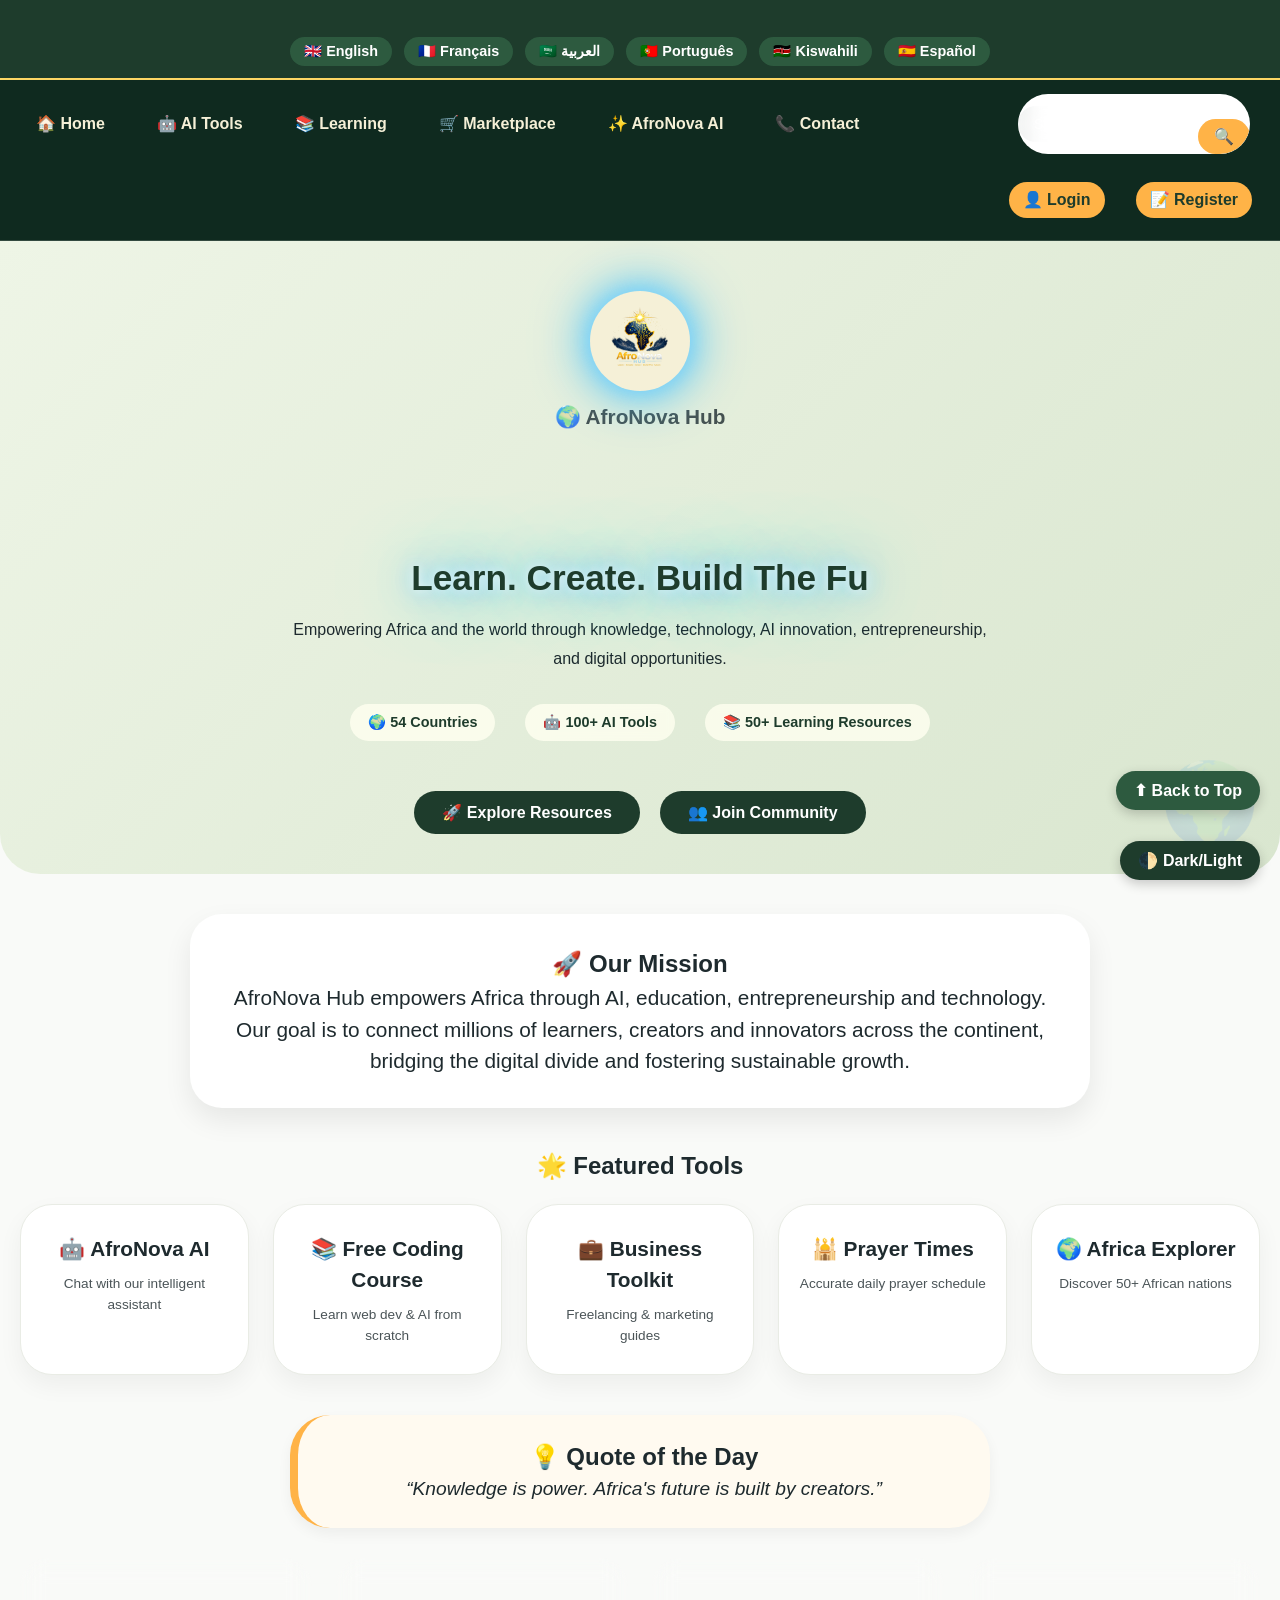
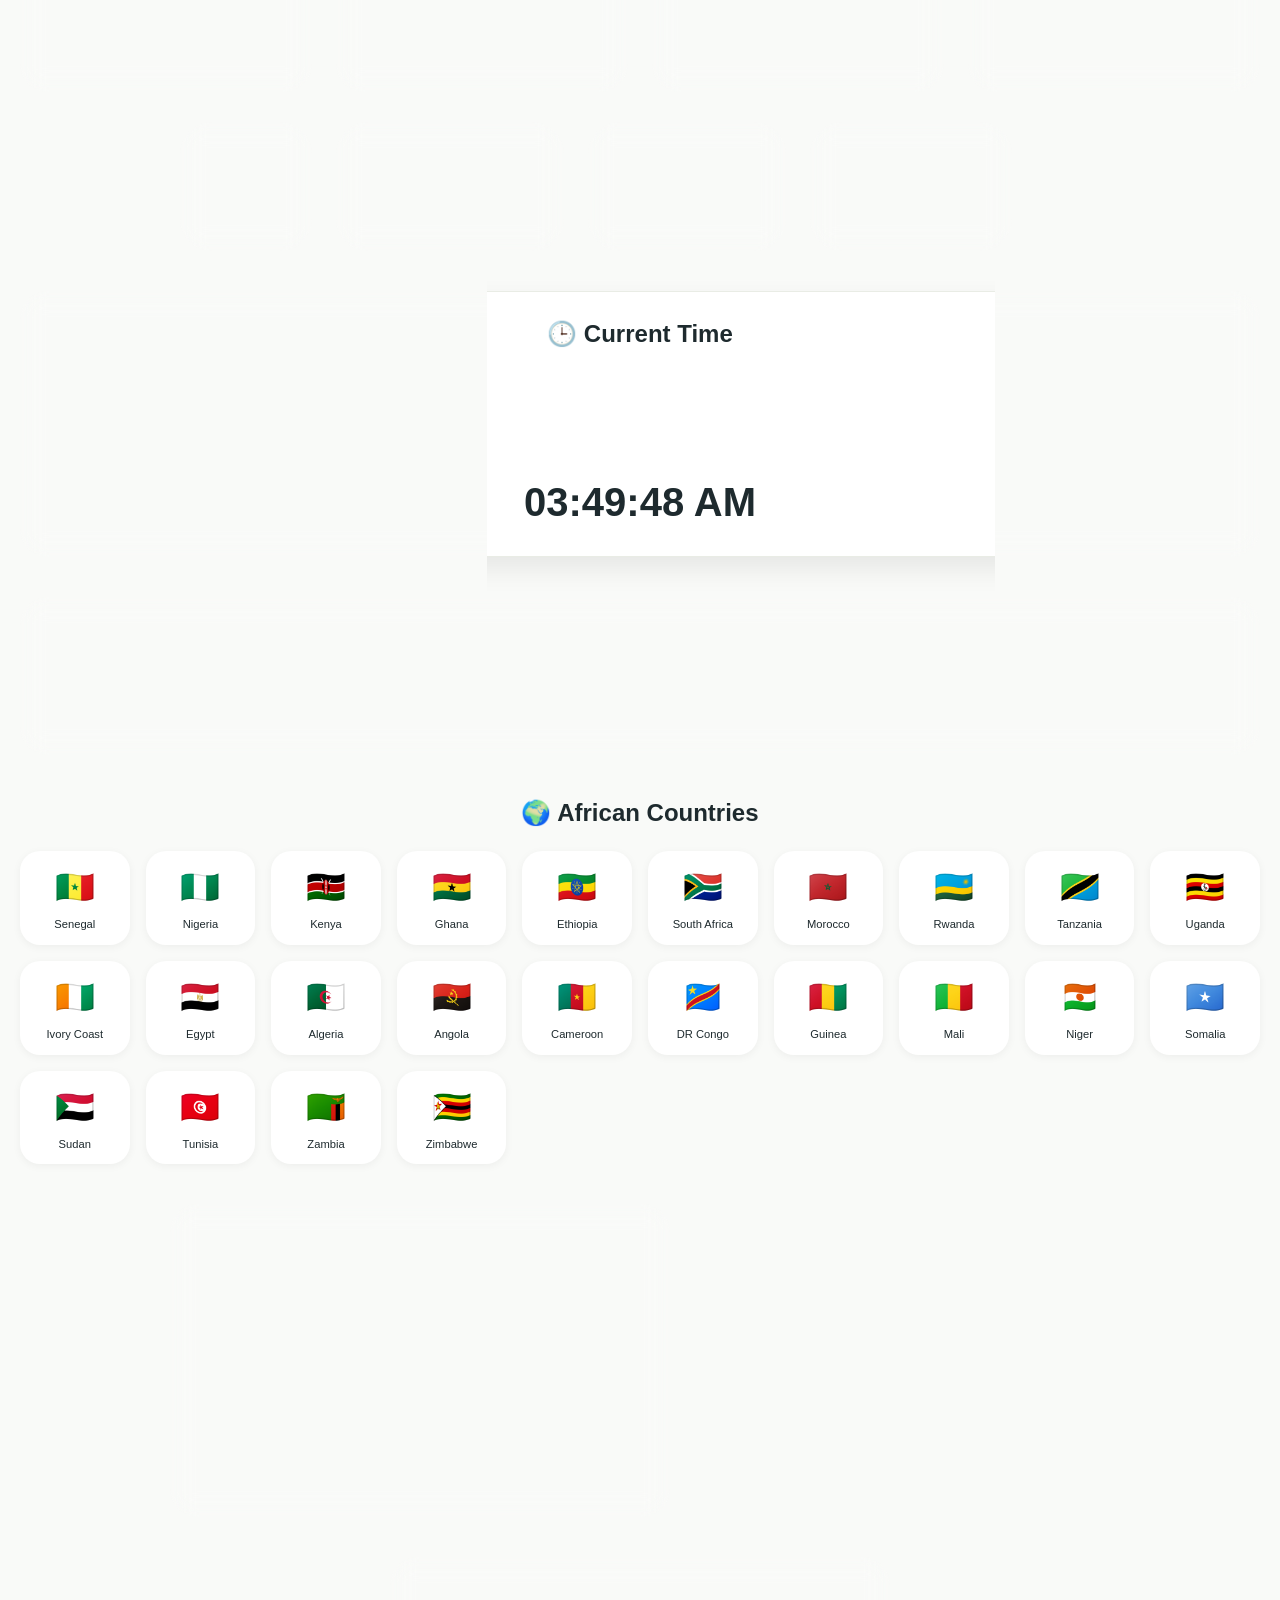
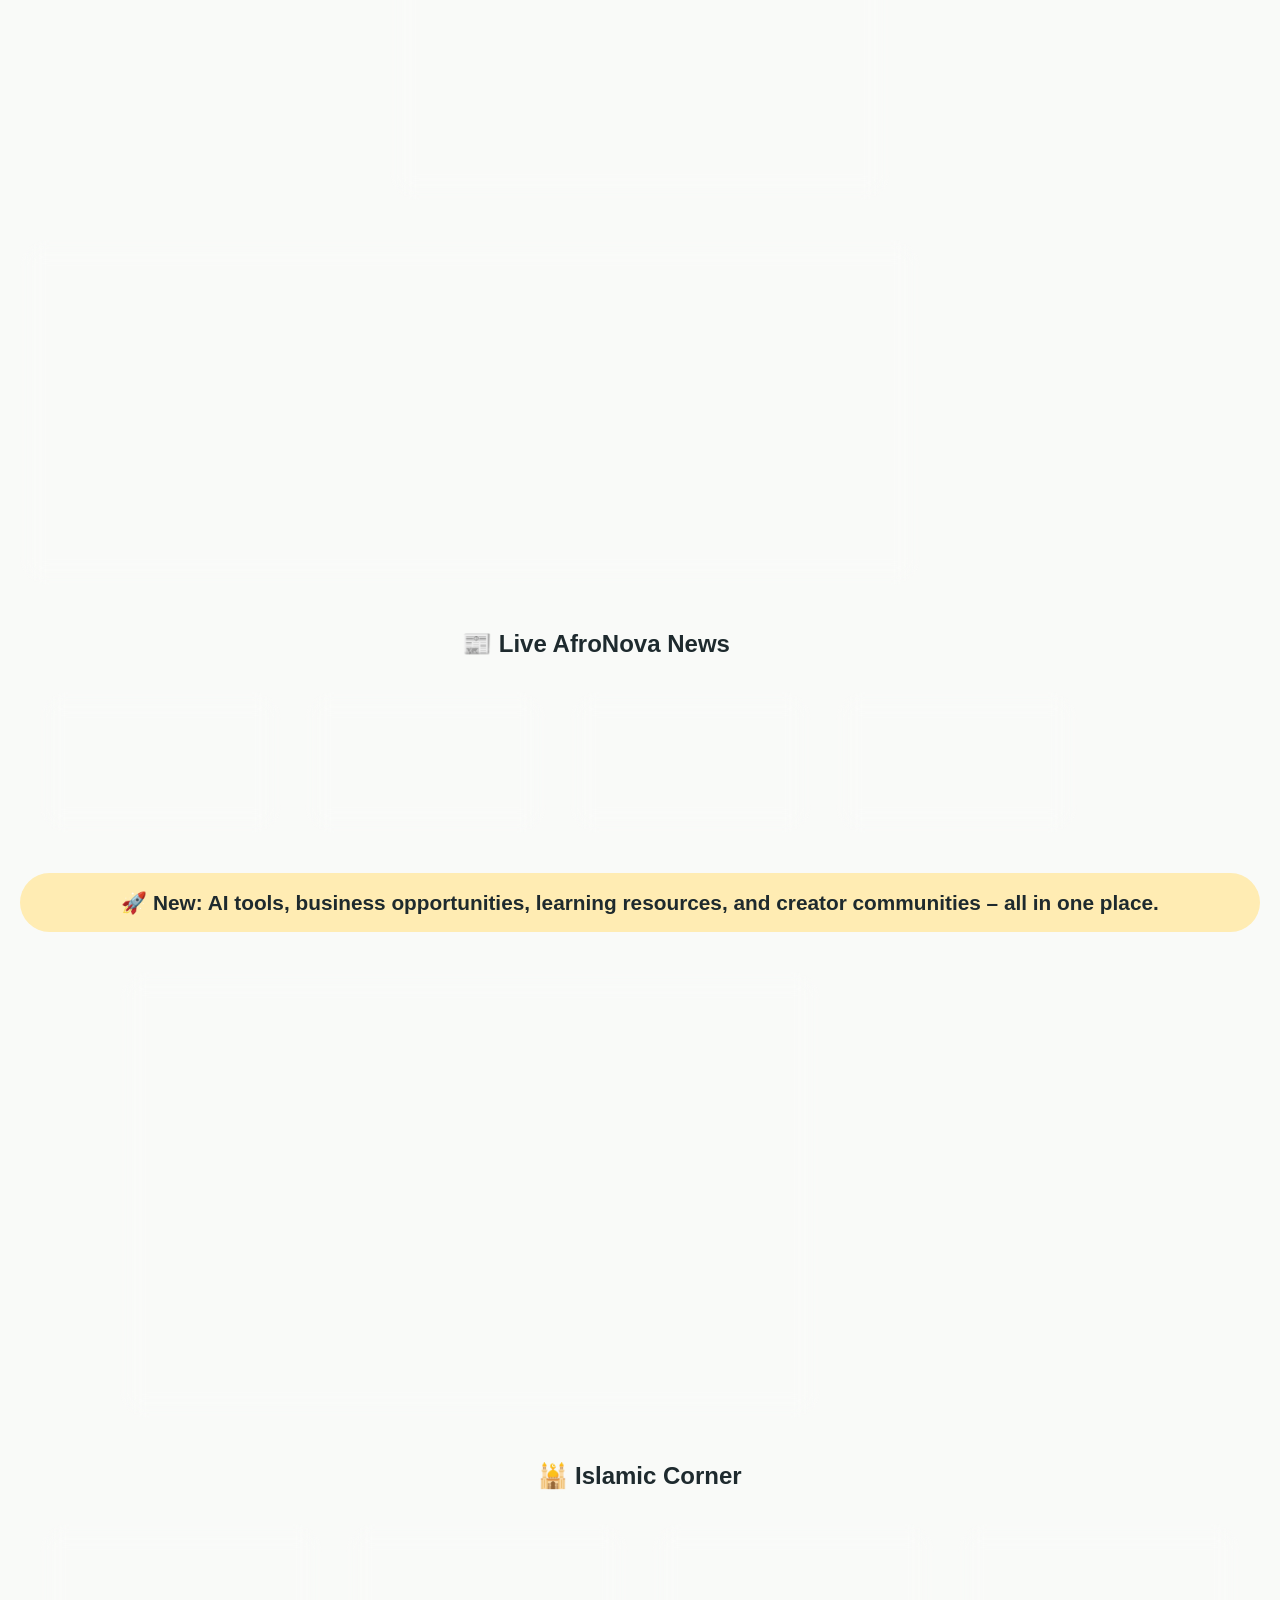
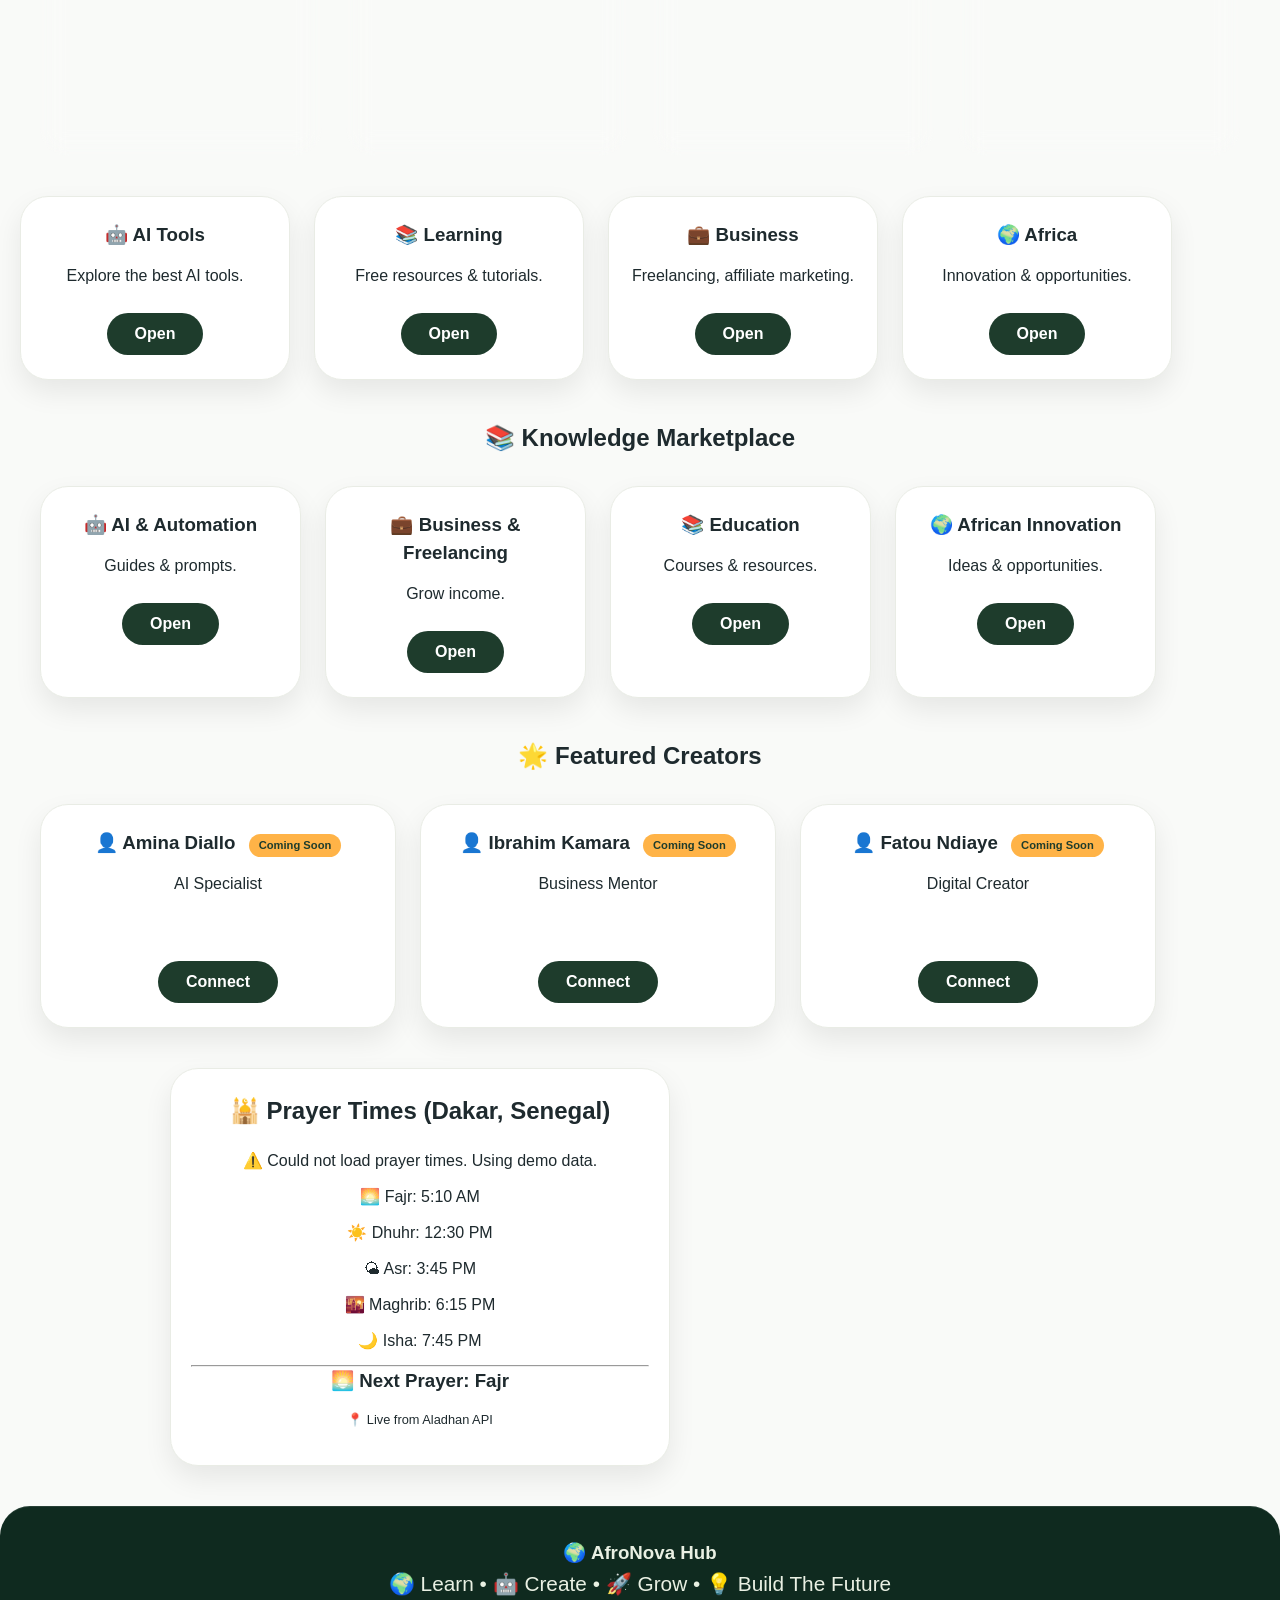
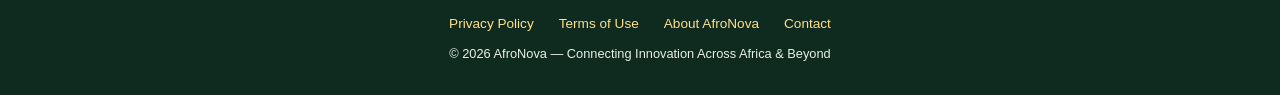
<file: index.html>
<!DOCTYPE html>
<html lang="en">
<head>
    <meta charset="UTF-8">
    <meta name="viewport" content="width=device-width, initial-scale=1.0, viewport-fit=cover">
    <meta name="description" content="AfroNova Hub - AI, Learning, Business, Technology and African Innovation. Empowering Africa and the world through knowledge, digital opportunities, and entrepreneurship.">
    <meta name="keywords" content="Africa, AI, Learning, Business, Technology, Innovation, AfroNova, digital skills, freelancing, marketplace">
    <meta name="author" content="AfroNova Hub">
    <!-- Open Graph / SEO -->
    <meta property="og:title" content="AfroNova Hub">
    <meta property="og:description" content="AI, Learning & African Innovation – Empowering Africa through technology, education, and entrepreneurship.">
    <meta property="og:image" content="logo.png">
    <meta property="og:type" content="website">
    <meta property="og:url" content="https://afronovahub.com">
    <title>AfroNova Hub | AI, Learning & African Innovation</title>
    <link rel="icon" href="logo.png" type="image/png">
    <link rel="stylesheet" href="style.css">
    <style>
        * {
            margin: 0;
            padding: 0;
            box-sizing: border-box;
        }
        html {
            scroll-behavior: smooth;
        }
        body {
            font-family: 'Segoe UI', Roboto, 'Helvetica Neue', sans-serif;
            background: #f9faf8;
            color: #1e2a2e;
            line-height: 1.5;
            transition: background 0.3s, color 0.2s;
        }
        /* Dark mode styles */
        body.dark-mode {
            background: #121212;
            color: #e0e0e0;
        }
        body.dark-mode .card {
            background: #1f2a1f;
            color: #f0f0e0;
            border-color: #2e3b2e;
            box-shadow: 0 8px 20px rgba(0,0,0,0.4);
        }
        body.dark-mode .stat {
            background: #1f2a1f;
            color: #f0f0e0;
        }
        body.dark-mode .hero {
            background: linear-gradient(135deg, #1e3c2c, #2a4a2a);
            color: #fef7e0;
        }
        body.dark-mode .announcement {
            background: #2e3b2a;
            color: #ffecb3;
        }
        body.dark-mode button, body.dark-mode .hero-buttons button {
            background: #ffb347;
            color: #1e2a1e;
        }
        body.dark-mode .language-bar {
            background: #0f2a1f;
            border-bottom-color: #ffb347;
        }
        body.dark-mode nav {
            background: #0a1f15;
        }
        body.dark-mode footer {
            background: #0a1f15;
        }
        body.dark-mode .country-explorer #countryResult {
            background: #2a3525;
            color: #ffefcf;
        }
        body.dark-mode .quote-card {
            background: #1f2a1f;
            color: #ffdf8c;
        }
        body.dark-mode .flags-grid .flag-item {
            background: #2a3525;
            color: white;
        }
        /* Language bar */
        .language-bar {
            background: #1e3c2c;
            padding: 12px 16px;
            text-align: center;
            display: flex;
            flex-wrap: wrap;
            justify-content: center;
            gap: 12px;
            border-bottom: 2px solid #ffd966;
        }
        .language-bar button {
            background: #2d5a3f;
            color: white;
            border: none;
            padding: 6px 14px;
            border-radius: 40px;
            font-weight: bold;
            cursor: pointer;
            transition: 0.2s;
            font-size: 0.9rem;
        }
        .language-bar button:hover {
            background: #ffb347;
            color: #1e3c2c;
            transform: scale(0.98);
        }
        nav {
            background: #0f2a1f;
            padding: 14px 20px;
            text-align: center;
            display: flex;
            flex-wrap: wrap;
            justify-content: center;
            align-items: center;
            gap: 20px;
            box-shadow: 0 4px 12px rgba(0,0,0,0.05);
        }
        nav a {
            color: #f5f0d7;
            text-decoration: none;
            font-weight: 600;
            font-size: 1rem;
            transition: 0.2s;
            padding: 5px 8px;
        }
        nav a:hover { color: #ffcf4a; border-bottom: 2px solid #ffcf4a; }
        .user-links {
            display: flex;
            gap: 15px;
            margin-left: auto;
        }
        .user-links a {
            background: #ffb347;
            color: #1e3c2c;
            padding: 6px 14px;
            border-radius: 40px;
            font-weight: bold;
            text-decoration: none;
        }
        .user-links a:hover {
            background: #ffcf4a;
            transform: scale(0.98);
            border-bottom: none;
        }
        /* Search bar */
        .search-bar {
            display: inline-flex;
            background: white;
            border-radius: 60px;
            overflow: hidden;
            margin-left: auto;
            margin-right: 10px;
        }
        .search-bar input {
            border: none;
            padding: 8px 16px;
            font-size: 0.9rem;
            width: 180px;
            outline: none;
        }
        .search-bar button {
            background: #ffb347;
            border: none;
            padding: 8px 16px;
            cursor: pointer;
            font-weight: bold;
            color: #1e2a1e;
        }
        body.dark-mode .search-bar {
            background: #2e3b2e;
        }
        body.dark-mode .search-bar input {
            background: #2e3b2e;
            color: white;
        }
        /* Hero with animation */
        .hero {
            position: relative;
            text-align: center;
            padding: 50px 20px 40px;
            background: linear-gradient(135deg, #eef5e6 0%, #d9e6cf 100%);
            border-radius: 0 0 40px 40px;
            transition: background 0.2s;
            overflow: hidden;
            z-index: 1;
        }
        .hero::before {
            content: "";
            position: absolute;
            top: -50%;
            left: -50%;
            width: 200%;
            height: 200%;
            background: radial-gradient(circle, rgba(255,180,70,0.15) 1%, transparent 1%);
            background-size: 40px 40px;
            animation: moveParticles 30s linear infinite;
            z-index: -1;
        }
        @keyframes moveParticles {
            0% { transform: translate(0,0); }
            100% { transform: translate(40px, 40px); }
        }
        .hero::after {
            content: "🌍";
            position: absolute;
            bottom: 10px;
            right: 20px;
            font-size: 80px;
            opacity: 0.1;
            pointer-events: none;
            z-index: -1;
            animation: glow 4s ease-in-out infinite;
        }
        @keyframes glow {
            0% { opacity: 0.05; transform: scale(1);}
            50% { opacity: 0.2; transform: scale(1.05);}
            100% { opacity: 0.05; transform: scale(1);}
        }
        .logo {
            max-width: 100px;
            margin-bottom: 10px;
            background: #f5f0d7;
            border-radius: 60px;
            padding: 8px;
            position: relative;
            z-index: 1;
        }
        #typing-title {
            font-size: 2.2rem;
            min-height: 4rem;
            color: #1e3c2c;
            font-weight: 800;
            position: relative;
            z-index: 1;
        }
        body.dark-mode #typing-title {
            color: #ffdf8c;
        }
        .hero-stats {
            display: flex;
            justify-content: center;
            gap: 30px;
            margin-top: 30px;
            flex-wrap: wrap;
            position: relative;
            z-index: 1;
        }
        .hero-stats div {
            background: rgba(255,255,240,0.8);
            backdrop-filter: blur(5px);
            padding: 8px 18px;
            border-radius: 40px;
            font-weight: bold;
            font-size: 0.9rem;
            color: #1e3c2c;
        }
        body.dark-mode .hero-stats div {
            background: #1f2a1f;
            color: #ffdf8c;
        }
        .hero-buttons {
            display: flex;
            gap: 20px;
            justify-content: center;
            margin-top: 25px;
            flex-wrap: wrap;
            position: relative;
            z-index: 1;
        }
        /* Mission section */
        .mission-card {
            max-width: 900px;
            margin: 40px auto;
            text-align: center;
            background: white;
            border-radius: 32px;
            padding: 32px 24px;
            box-shadow: 0 12px 28px rgba(0,0,0,0.08);
        }
        body.dark-mode .mission-card {
            background: #1f2a1f;
        }
        /* Featured Tools */
        .featured-tools {
            margin: 40px 20px;
        }
        .featured-grid {
            display: flex;
            flex-wrap: wrap;
            justify-content: center;
            gap: 24px;
            margin-top: 20px;
        }
        .tool-card {
            background: white;
            border-radius: 32px;
            padding: 28px 20px;
            text-align: center;
            flex: 1 1 180px;
            cursor: pointer;
            transition: all 0.2s;
            box-shadow: 0 10px 25px rgba(0,0,0,0.05);
            border: 1px solid #e9ece5;
        }
        .tool-card:hover {
            transform: translateY(-8px);
            background: #ffb34720;
            border-color: #ffb347;
        }
        .tool-card h3 { margin-bottom: 10px; font-size: 1.3rem; }
        .tool-card p { font-size: 0.85rem; opacity: 0.8; }
        body.dark-mode .tool-card {
            background: #1f2a1f;
            color: #f0f0e0;
        }
        /* Quote card */
        .quote-card {
            background: #fffaf0;
            border-radius: 40px;
            padding: 24px 30px;
            margin: 30px auto;
            max-width: 700px;
            text-align: center;
            box-shadow: 0 6px 14px rgba(0,0,0,0.05);
            border-left: 8px solid #ffb347;
        }
        #quote {
            font-size: 1.2rem;
            font-style: italic;
            font-weight: 500;
        }
        /* Flags grid */
        .flags-section {
            margin: 40px 20px;
            text-align: center;
        }
        .flags-grid {
            display: grid;
            grid-template-columns: repeat(auto-fill, minmax(100px, 1fr));
            gap: 16px;
            margin-top: 20px;
        }
        .flag-item {
            background: white;
            padding: 12px;
            border-radius: 20px;
            font-size: 2rem;
            text-align: center;
            cursor: pointer;
            transition: 0.2s;
            box-shadow: 0 2px 8px rgba(0,0,0,0.05);
        }
        .flag-item span {
            display: block;
            font-size: 0.7rem;
            margin-top: 5px;
            color: inherit;
        }
        .flag-item:hover {
            transform: scale(1.05);
            background: #ffb34720;
        }
        body.dark-mode .flag-item {
            background: #2a3525;
        }
        button, .hero-buttons button {
            background: #1e3c2c;
            color: white;
            border: none;
            padding: 12px 28px;
            border-radius: 40px;
            font-weight: bold;
            cursor: pointer;
            transition: 0.2s;
            font-size: 1rem;
        }
        button:hover {
            background: #ffb347;
            color: #0f2a1f;
            transform: translateY(-2px);
        }
        .dashboard, .stats, .cards, .world-clocks, .marketplace .cards, .creators .cards, .islamic-cards {
            display: flex;
            flex-wrap: wrap;
            justify-content: center;
            gap: 24px;
            margin: 30px 20px;
        }
        .card {
            background: white;
            padding: 24px 20px;
            border-radius: 28px;
            box-shadow: 0 12px 28px rgba(0,0,0,0.08);
            flex: 1 1 240px;
            transition: all 0.2s ease;
            border: 1px solid #e9ece5;
        }
        .card:hover { transform: translateY(-5px); box-shadow: 0 20px 30px rgba(0,0,0,0.1); }
        .stat {
            text-align: center;
            background: white;
            padding: 18px 20px;
            border-radius: 32px;
            min-width: 130px;
            box-shadow: 0 6px 14px rgba(0,0,0,0.05);
        }
        .clock-section, .world-clocks, .featured-country, .impact-section, .news-feed, .marketplace, .creators, .ai-section, .prayer-times, .islamic-section {
            margin: 40px 20px;
        }
        .announcement {
            background: #ffecb3;
            padding: 14px;
            text-align: center;
            font-weight: bold;
            border-radius: 40px;
            margin: 20px;
        }
        input {
            padding: 12px 18px;
            width: 80%;
            max-width: 400px;
            border-radius: 60px;
            border: 1px solid #ccc;
            margin: 12px auto;
            display: inline-block;
        }
        footer {
            background: #0f2a1f;
            color: #e9f0e3;
            text-align: center;
            padding: 32px 20px;
            margin-top: 40px;
            border-top-left-radius: 30px;
            border-top-right-radius: 30px;
        }
        .footer-links {
            display: flex;
            justify-content: center;
            gap: 25px;
            flex-wrap: wrap;
            margin: 15px 0 10px;
        }
        .footer-links a {
            color: #ffdf8c;
            text-decoration: none;
            font-size: 0.85rem;
        }
        .footer-links a:hover {
            text-decoration: underline;
        }
        .featured-country .card, .country-explorer .card, .prayer-times .card {
            max-width: 500px;
            margin: 0 auto;
        }
        .country-explorer {
            margin: 30px 20px;
            text-align: center;
        }
        .prayer-times .card {
            background: white;
        }
        body.dark-mode .prayer-times .card {
            background: #1f2a1f;
        }
        #prayerTimings {
            margin-top: 10px;
            font-size: 0.9rem;
        }
        .coming-soon {
            display: inline-block;
            background: #ffb347;
            color: #1e3c2c;
            font-size: 0.7rem;
            padding: 3px 10px;
            border-radius: 30px;
            margin-left: 8px;
            font-weight: bold;
        }
        .floating-btn {
            position: fixed;
            bottom: 20px;
            right: 20px;
            background: #1e3c2c;
            border-radius: 60px;
            padding: 10px 18px;
            z-index: 999;
            font-weight: bold;
            cursor: pointer;
            border: none;
            box-shadow: 0 4px 12px rgba(0,0,0,0.2);
        }
        .back-to-top {
            bottom: 90px;
            background: #2d5a3f;
        }
        body.dark-mode .floating-btn {
            background: #ffb347;
            color: #0f2a1f;
        }
        #loader {
            position: fixed;
            top: 0;
            left: 0;
            width: 100%;
            height: 100%;
            background: #1e3c2c;
            display: flex;
            justify-content: center;
            align-items: center;
            z-index: 10000;
            font-size: 2rem;
            color: #ffdf8c;
            transition: opacity 0.5s;
            flex-direction: column;
            gap: 20px;
        }
        .loader-spinner {
            width: 60px;
            height: 60px;
            border: 6px solid #ffdf8c;
            border-top: 6px solid #ffb347;
            border-radius: 50%;
            animation: spin 1s linear infinite;
        }
        @keyframes spin {
            0% { transform: rotate(0deg); }
            100% { transform: rotate(360deg); }
        }
        @media (max-width: 780px) {
            .hero h1 { font-size: 1.8rem; }
            #typing-title { font-size: 1.6rem; }
            .floating-btn { padding: 8px 14px; font-size: 0.8rem; }
            .back-to-top { bottom: 80px; }
            .search-bar input { width: 120px; }
            .user-links { margin-left: 0; }
        }
    </style>
    <script>
        const typingText = "Learn. Create. Build The Future.";
        let typingIndex = 0;
        function typeWriter() {
            const titleEl = document.getElementById("typing-title");
            if (titleEl && typingIndex < typingText.length) {
                titleEl.innerHTML += typingText.charAt(typingIndex);
                typingIndex++;
                setTimeout(typeWriter, 75);
            }
        }
        window.addEventListener('load', function() {
            const loader = document.getElementById('loader');
            if (loader) {
                setTimeout(() => {
                    loader.style.opacity = '0';
                    setTimeout(() => { loader.style.display = 'none'; }, 500);
                }, 300);
            }
        });
    </script>
</head>
<body>

<div id="loader">
    <div class="loader-spinner"></div>
    <div>🌍 AfroNova Loading...</div>
</div>

<div id="google_translate_element" style="display: none;"></div>

<div class="language-bar">
    <button onclick="translatePage('en')">🇬🇧 English</button>
    <button onclick="translatePage('fr')">🇫🇷 Français</button>
    <button onclick="translatePage('ar')">🇸🇦 العربية</button>
    <button onclick="translatePage('pt')">🇵🇹 Português</button>
    <button onclick="translatePage('sw')">🇰🇪 Kiswahili</button>
    <button onclick="translatePage('es')">🇪🇸 Español</button>
</div>

<nav>
    <a href="index.html">🏠 Home</a>
    <a href="ai-tools.html">🤖 AI Tools</a>
    <a href="learning.html">📚 Learning</a>
    <a href="marketplace.html">🛒 Marketplace</a>
    <a href="afronova-assistant.html">✨ AfroNova AI</a>
    <a href="contact.html">📞 Contact</a>
    <div class="search-bar">
        <input type="text" id="siteSearch" placeholder="Search AfroNova...">
        <button onclick="performSearch()">🔍</button>
    </div>
    <div class="user-links">
        <a href="login.html">👤 Login</a>
        <a href="register.html">📝 Register</a>
    </div>
</nav>

<section class="hero">
    <img src="logo.png" alt="AfroNova Hub Logo" class="logo" onerror="this.style.display='none'">
    <h2>🌍 AfroNova Hub</h2>
    <h1 id="typing-title"></h1>
    <p>Empowering Africa and the world through knowledge, technology, AI innovation, entrepreneurship, and digital opportunities.</p>
    <div class="hero-stats">
        <div>🌍 54 Countries</div>
        <div>🤖 100+ AI Tools</div>
        <div>📚 50+ Learning Resources</div>
    </div>
    <div class="hero-buttons">
        <a href="learning.html"><button>🚀 Explore Resources</button></a>
        <a href="contact.html"><button>👥 Join Community</button></a>
    </div>
</section>

<!-- Our Mission Section -->
<div class="mission-card">
    <h2>🚀 Our Mission</h2>
    <p>AfroNova Hub empowers Africa through AI, education, entrepreneurship and technology. Our goal is to connect millions of learners, creators and innovators across the continent, bridging the digital divide and fostering sustainable growth.</p>
</div>

<!-- Featured Tools -->
<section class="featured-tools">
    <h2 style="text-align: center;">🌟 Featured Tools</h2>
    <div class="featured-grid">
        <div class="tool-card" onclick="location.href='afronova-assistant.html'">
            <h3>🤖 AfroNova AI</h3>
            <p>Chat with our intelligent assistant</p>
        </div>
        <div class="tool-card" onclick="location.href='learning.html'">
            <h3>📚 Free Coding Course</h3>
            <p>Learn web dev & AI from scratch</p>
        </div>
        <div class="tool-card" onclick="location.href='learning.html'">
            <h3>💼 Business Toolkit</h3>
            <p>Freelancing & marketing guides</p>
        </div>
        <div class="tool-card" onclick="document.getElementById('prayer-times-section').scrollIntoView({behavior:'smooth'})">
            <h3>🕌 Prayer Times</h3>
            <p>Accurate daily prayer schedule</p>
        </div>
        <div class="tool-card" onclick="document.getElementById('flags-section').scrollIntoView({behavior:'smooth'})">
            <h3>🌍 Africa Explorer</h3>
            <p>Discover 50+ African nations</p>
        </div>
    </div>
</section>

<section class="quote-card">
    <h2>💡 Quote of the Day</h2>
    <p id="quote"></p>
</section>

<div class="dashboard">
    <div class="card"><h2>📘 Learning</h2><p>Learn HTML, CSS, JavaScript, AI, and digital skills.</p></div>
    <div class="card"><h2>🌍 Africa</h2><p>Explore African culture, innovation, opportunities, and history.</p></div>
    <div class="card"><h2>⚡ Technology</h2><p>Discover AI tools, automation, coding, and future technology.</p></div>
    <div class="card"><h2>💼 Business</h2><p>Business ideas, affiliate marketing, freelancing, and online income.</p></div>
</div>

<section class="stats">
    <div class="stat"><h2>100+</h2><p>AI Tools</p></div>
    <div class="stat"><h2>50+</h2><p>Learning Resources</p></div>
    <div class="stat"><h2>20+</h2><p>Business Guides</p></div>
    <div class="stat"><h2>54</h2><p>African Countries</p></div>
</section>

<section class="clock-section">
    <div class="card" style="text-align: center;">
        <h2>🕒 Current Time</h2>
        <h1 id="clock" style="font-size: 2.5rem;">--:--:--</h1>
    </div>
</section>
<section class="world-clocks">
    <div class="card">
        <h2>🌍 World Clocks</h2>
        <p>🇦🇺 Melbourne: <span id="melbourneClock">--</span></p>
        <p>🇸🇳 Dakar: <span id="dakarClock">--</span></p>
        <p>🇸🇦 Makkah: <span id="makkahClock">--</span></p>
    </div>
</section>

<!-- African Country Flags Grid -->
<section id="flags-section" class="flags-section">
    <h2>🌍 African Countries</h2>
    <div class="flags-grid" id="flagsGrid"></div>
</section>

<section class="featured-country">
    <div class="card">
        <h2>🌟 Featured African Country</h2>
        <h1 id="countryFlag">🇸🇳</h1>
        <h3 id="countryName">Senegal</h3>
        <p id="countryCapital">Capital: Dakar</p>
        <p id="countryFact">Home to vibrant culture, innovation, and one of West Africa's fastest-growing economies.</p>
    </div>
</section>

<section class="country-explorer">
    <div class="card">
        <h2>🌍 Country Explorer</h2>
        <input type="text" id="countrySearch" placeholder="Search African country (e.g., Nigeria, Kenya)">
        <button onclick="searchCountry()">🔍 Search</button>
        <p id="countryResult">✨ Search for any African nation to discover its capital and fact.</p>
    </div>
</section>

<section class="impact-section">
    <div class="card">
        <h2>🌍 AfroNova Impact</h2>
        <h1>54 African Countries</h1>
        <p>Connecting knowledge, innovation, business, AI and opportunities across Africa.</p>
        <h3>👥 Community Members: <span id="visitorCount"></span></h3>
    </div>
</section>

<!-- Real News Feed with fallback -->
<section class="news-feed">
    <h2 style="text-align: center;">📰 Live AfroNova News</h2>
    <div class="cards" id="realNewsContainer">
        <div class="card"><h3>🤖 AI News</h3><p id="aiNews">Loading live AI news...</p></div>
        <div class="card"><h3>🌍 Africa News</h3><p id="africaNews">Fetching latest headlines...</p></div>
        <div class="card"><h3>💼 Business News</h3><p id="businessNews">Updating...</p></div>
        <div class="card"><h3>🕌 Islamic News</h3><p id="islamicNews">Loading...</p></div>
    </div>
</section>

<section class="announcement">
    <p>🚀 New: AI tools, business opportunities, learning resources, and creator communities – all in one place.</p>
</section>

<!-- AfroNova AI Card with Beta Soon badge -->
<section class="ai-section" style="text-align: center;">
    <div class="card" style="max-width: 700px; margin: 0 auto;">
        <h2>💬 Chat with AfroNova AI <span class="coming-soon">Beta Soon</span></h2>
        <p>Your personal guide for Africa, AI, business, and learning.</p>
        <div style="display: flex; flex-wrap: wrap; gap: 12px; justify-content: center; margin: 20px 0;">
            <button onclick="askAIPreset('Tell me about African innovation hubs')">🌍 Ask about Africa</button>
            <button onclick="askAIPreset('What are the best AI tools for beginners?')">🤖 Ask about AI</button>
            <button onclick="askAIPreset('How to start freelancing in Africa?')">💼 Ask about Business</button>
            <button onclick="askAIPreset('Recommend free coding resources')">📚 Ask about Learning</button>
        </div>
        <input type="text" id="aiQuestion" placeholder="Or type your own question..." style="width: 90%;">
        <button onclick="askAI()" style="margin-top: 10px;">✨ Send to AfroNova AI</button>
        <p style="font-size: 0.75rem; margin-top: 10px;">🔜 Coming soon: Direct AI chat on AfroNova (OpenAI/Gemini integration)</p>
    </div>
</section>

<section class="islamic-section">
    <h2 style="text-align: center;">🕌 Islamic Corner</h2>
    <div class="islamic-cards">
        <div class="card"><h3>📖 Quran Learning</h3><p>Interactive Tajweed & Memorization tools.</p><button onclick="alert('Coming soon')">Explore</button></div>
        <div class="card"><h3>📜 Daily Hadith</h3><p>"The best among you are those who learn the Quran and teach it."</p><button onclick="alert('Hadith feature coming soon')">Read More</button></div>
        <div class="card"><h3>🌙 Islamic Calendar</h3><p>Ramadan, Eid, and Hijri dates.</p><button onclick="alert('Islamic calendar coming soon')">View</button></div>
        <div class="card"><h3>🧭 Qibla Direction</h3><p>Find accurate prayer direction.</p><button onclick="alert('Qibla finder coming soon')">Find Qibla</button></div>
    </div>
</section>

<section class="cards">
    <div class="card"><h3>🤖 AI Tools</h3><p>Explore the best AI tools.</p><a href="ai-tools.html"><button>Open</button></a></div>
    <div class="card"><h3>📚 Learning</h3><p>Free resources & tutorials.</p><a href="learning.html"><button>Open</button></a></div>
    <div class="card"><h3>💼 Business</h3><p>Freelancing, affiliate marketing.</p><a href="learning.html"><button>Open</button></a></div>
    <div class="card"><h3>🌍 Africa</h3><p>Innovation & opportunities.</p><a href="learning.html"><button>Open</button></a></div>
</section>

<section class="marketplace">
    <h2 style="text-align: center;">📚 Knowledge Marketplace</h2>
    <div class="cards">
        <div class="card"><h3>🤖 AI & Automation</h3><p>Guides & prompts.</p><a href="learning.html"><button>Open</button></a></div>
        <div class="card"><h3>💼 Business & Freelancing</h3><p>Grow income.</p><a href="marketplace.html"><button>Open</button></a></div>
        <div class="card"><h3>📚 Education</h3><p>Courses & resources.</p><a href="marketplace.html"><button>Open</button></a></div>
        <div class="card"><h3>🌍 African Innovation</h3><p>Ideas & opportunities.</p><a href="marketplace.html"><button>Open</button></a></div>
    </div>
</section>

<section class="creators">
    <h2 style="text-align: center;">🌟 Featured Creators</h2>
    <div class="cards">
        <div class="card"><h3>👤 Amina Diallo <span class="coming-soon">Coming Soon</span></h3><p>AI Specialist</p><button onclick="alert('Profile launching soon')">Connect</button></div>
        <div class="card"><h3>👤 Ibrahim Kamara <span class="coming-soon">Coming Soon</span></h3><p>Business Mentor</p><button onclick="alert('Profile launching soon')">Connect</button></div>
        <div class="card"><h3>👤 Fatou Ndiaye <span class="coming-soon">Coming Soon</span></h3><p>Digital Creator</p><button onclick="alert('Profile launching soon')">Connect</button></div>
    </div>
</section>

<!-- Prayer Times with Real API -->
<section id="prayer-times-section" class="prayer-times">
    <div class="card">
        <h2>🕌 Prayer Times (Dakar, Senegal)</h2>
        <div id="prayerTimings">
            <p>🌅 Fajr: --:--</p>
            <p>☀️ Dhuhr: --:--</p>
            <p>🌤 Asr: --:--</p>
            <p>🌇 Maghrib: --:--</p>
            <p>🌙 Isha: --:--</p>
        </div>
        <hr>
        <h3 id="nextPrayer">⏳ Calculating next prayer...</h3>
        <p style="font-size: 0.8rem; margin-top: 10px;">📍 Live from Aladhan API</p>
    </div>
</section>

<button class="floating-btn" onclick="toggleTheme()">🌓 Dark/Light</button>
<button class="floating-btn back-to-top" onclick="window.scrollTo({top:0,behavior:'smooth'})">⬆ Back to Top</button>

<footer>
    <h3>🌍 AfroNova Hub</h3>
    <p>🌍 Learn • 🤖 Create • 🚀 Grow • 💡 Build The Future</p>
    <div class="footer-links">
        <a href="#">Privacy Policy</a>
        <a href="#">Terms of Use</a>
        <a href="#">About AfroNova</a>
        <a href="contact.html">Contact</a>
    </div>
    <p style="font-size: 0.8rem; margin-top: 10px;">© <span id="currentYear"></span> AfroNova — Connecting Innovation Across Africa & Beyond</p>
</footer>

<script>
    // Dynamic year
    document.getElementById("currentYear").innerHTML = new Date().getFullYear();

    // Dynamic visitor counter (static but with random offset)
    const visitorBase = 1247;
    const randomOffset = Math.floor(Math.random() * 150);
    document.getElementById("visitorCount").innerHTML = (visitorBase + randomOffset).toLocaleString();

    // Clocks
    function updateClock() {
        const now = new Date();
        const clockEl = document.getElementById("clock");
        if (clockEl) clockEl.innerHTML = now.toLocaleTimeString([], { hour:'2-digit', minute:'2-digit', second:'2-digit' });
        setTimeout(updateClock, 1000);
    }
    function updateWorldClocks() {
        const melbEl = document.getElementById("melbourneClock");
        const dakarEl = document.getElementById("dakarClock");
        const makkahEl = document.getElementById("makkahClock");
        if (melbEl) melbEl.innerHTML = new Date().toLocaleTimeString("en-AU", { timeZone: "Australia/Melbourne", hour:'2-digit', minute:'2-digit', second:'2-digit' });
        if (dakarEl) dakarEl.innerHTML = new Date().toLocaleTimeString("en-GB", { timeZone: "Africa/Dakar", hour:'2-digit', minute:'2-digit', second:'2-digit' });
        if (makkahEl) makkahEl.innerHTML = new Date().toLocaleTimeString("en-GB", { timeZone: "Asia/Riyadh", hour:'2-digit', minute:'2-digit', second:'2-digit' });
        setTimeout(updateWorldClocks, 1000);
    }
    function updateNextPrayer() {
        const hour = new Date().getHours();
        let prayerMsg = "";
        if (hour < 5) prayerMsg = "🌅 Next Prayer: Fajr";
        else if (hour < 12) prayerMsg = "☀️ Next Prayer: Dhuhr";
        else if (hour < 15) prayerMsg = "🌤 Next Prayer: Asr";
        else if (hour < 18) prayerMsg = "🌇 Next Prayer: Maghrib";
        else prayerMsg = "🌙 Next Prayer: Isha";
        document.getElementById("nextPrayer").innerHTML = prayerMsg;
        setTimeout(updateNextPrayer, 1000);
    }

    // Real Prayer Times from Aladhan API
    async function fetchPrayerTimes() {
        try {
            const response = await fetch("https://api.aladhan.com/v1/timingsByCity?city=Dakar&country=Senegal&method=2");
            const data = await response.json();
            const timings = data.data.timings;
            document.getElementById("prayerTimings").innerHTML = `
                <p>🌅 Fajr: ${timings.Fajr}</p>
                <p>☀️ Dhuhr: ${timings.Dhuhr}</p>
                <p>🌤 Asr: ${timings.Asr}</p>
                <p>🌇 Maghrib: ${timings.Maghrib}</p>
                <p>🌙 Isha: ${timings.Isha}</p>
            `;
        } catch (error) {
            console.error("Prayer times error:", error);
            document.getElementById("prayerTimings").innerHTML = `<p>⚠️ Could not load prayer times. Using demo data.</p>
                <p>🌅 Fajr: 5:10 AM</p><p>☀️ Dhuhr: 12:30 PM</p><p>🌤 Asr: 3:45 PM</p><p>🌇 Maghrib: 6:15 PM</p><p>🌙 Isha: 7:45 PM</p>`;
        }
    }

    // Country flags grid (fixed alert bug)
    const africanFlags = [
        "🇸🇳","🇳🇬","🇰🇪","🇬🇭","🇪🇹","🇿🇦","🇲🇦","🇷🇼","🇹🇿","🇺🇬","🇨🇮","🇪🇬",
        "🇩🇿","🇦🇴","🇨🇲","🇨🇩","🇬🇳","🇲🇱","🇳🇪","🇸🇴","🇸🇩","🇹🇳","🇿🇲","🇿🇼"
    ];
    const countryNames = [
        "Senegal","Nigeria","Kenya","Ghana","Ethiopia","South Africa","Morocco","Rwanda","Tanzania","Uganda","Ivory Coast","Egypt",
        "Algeria","Angola","Cameroon","DR Congo","Guinea","Mali","Niger","Somalia","Sudan","Tunisia","Zambia","Zimbabwe"
    ];
    function buildFlagsGrid() {
        const grid = document.getElementById("flagsGrid");
        if (!grid) return;
        grid.innerHTML = "";
        africanFlags.forEach((flag, idx) => {
            const div = document.createElement("div");
            div.className = "flag-item";
            div.innerHTML = `${flag}<span>${countryNames[idx]}</span>`;
            div.onclick = () => alert(`${flag} Explore ${countryNames[idx]} – more details coming soon!`);
            grid.appendChild(div);
        });
    }

    const countriesList = [
        { flag: "🇸🇳", name: "Senegal", capital: "Dakar", fact: "Known for hospitality, vibrant music, and the African Renaissance Monument." },
        { flag: "🇳🇬", name: "Nigeria", capital: "Abuja", fact: "Africa's largest economy & Nollywood powerhouse." },
        { flag: "🇰🇪", name: "Kenya", capital: "Nairobi", fact: "Leader in mobile banking (M-Pesa) and tech innovation." },
        { flag: "🇿🇦", name: "South Africa", capital: "Pretoria", fact: "Diverse culture, renewable energy pioneer." },
        { flag: "🇲🇦", name: "Morocco", capital: "Rabat", fact: "Rich history, renewable energy projects." },
        { flag: "🇬🇭", name: "Ghana", capital: "Accra", fact: "Stable democracy and rising tech startup ecosystem." },
        { flag: "🇪🇬", name: "Egypt", capital: "Cairo", fact: "Ancient civilization and growing digital economy." },
        { flag: "🇷🇼", name: "Rwanda", capital: "Kigali", fact: "Innovation hub & leading gender parity." }
    ];
    function updateFeaturedCountry() {
        const rand = Math.floor(Math.random() * countriesList.length);
        const c = countriesList[rand];
        document.getElementById("countryFlag").innerHTML = c.flag;
        document.getElementById("countryName").innerHTML = c.name;
        document.getElementById("countryCapital").innerHTML = "Capital: " + c.capital;
        document.getElementById("countryFact").innerHTML = c.fact;
        setTimeout(updateFeaturedCountry, 10000);
    }
    window.searchCountry = function() {
        const query = document.getElementById("countrySearch").value.trim().toLowerCase();
        const res = document.getElementById("countryResult");
        if (!query) { res.innerHTML = "🔍 Enter a country name."; return; }
        const match = countriesList.find(c => c.name.toLowerCase() === query);
        if (match) res.innerHTML = `${match.flag} <strong>${match.name}</strong><br>🏛️ Capital: ${match.capital}<br>📌 ${match.fact}`;
        else res.innerHTML = "❌ Not found. Try Nigeria, Kenya, Ghana, etc.";
    };

    // Real News with fallback
    async function fetchRealNews() {
        const sources = {
            ai: "https://rss2json.com/api.json?rss_url=https%3A%2F%2Ftechcrunch.com%2Fcategory%2Fartificial-intelligence%2Ffeed%2F",
            africa: "https://rss2json.com/api.json?rss_url=https%3A%2F%2Ffeeds.bbci.co.uk%2Fnews%2Fworld%2Fafrica%2Frss.xml",
            business: "https://rss2json.com/api.json?rss_url=https%3A%2F%2Ffeeds.bloomberg.com%2Fmarkets%2Fnews.rss",
            islamic: "https://rss2json.com/api.json?rss_url=https%3A%2F%2Faboutislam.net%2Ffeed%2F"
        };
        try {
            const aiRes = await fetch(sources.ai);
            const aiData = await aiRes.json();
            document.getElementById("aiNews").innerHTML = (aiData.items && aiData.items[0]) ? aiData.items[0].title.substring(0, 100) : "Latest AI innovations transforming education and business.";
            
            const afRes = await fetch(sources.africa);
            const afData = await afRes.json();
            document.getElementById("africaNews").innerHTML = (afData.items && afData.items[0]) ? afData.items[0].title.substring(0, 100) : "African startups continue attracting global investment.";
            
            const bizRes = await fetch(sources.business);
            const bizData = await bizRes.json();
            document.getElementById("businessNews").innerHTML = (bizData.items && bizData.items[0]) ? bizData.items[0].title.substring(0, 100) : "Digital entrepreneurship is growing across Africa.";
            
            const isRes = await fetch(sources.islamic);
            const isData = await isRes.json();
            document.getElementById("islamicNews").innerHTML = (isData.items && isData.items[0]) ? isData.items[0].title.substring(0, 100) : "Islamic educational initiatives continue expanding globally.";
        } catch(e) {
            console.warn("News fetch failed, using fallback", e);
            document.getElementById("aiNews").innerHTML = "AI reshaping industries globally.";
            document.getElementById("africaNews").innerHTML = "African startups break records.";
            document.getElementById("businessNews").innerHTML = "Digital economy surges across Africa.";
            document.getElementById("islamicNews").innerHTML = "Islamic finance continues growth.";
        }
    }

    // Quote rotator
    const quotes = ["“Knowledge is power. Africa's future is built by creators.”","“Learn today, lead tomorrow.”","“Innovation begins with curiosity.”","“The best way to predict the future is to create it.”","“Empower an African mind, empower a continent.”"];
    let qIdx = 0;
    function rotateQuote() {
        document.getElementById("quote").innerHTML = quotes[qIdx];
        qIdx = (qIdx+1)%quotes.length;
        setTimeout(rotateQuote, 8000);
    }

    // Expanded search mapping
    const pageMap = {
        ai: "ai-tools.html",
        tools: "ai-tools.html",
        learning: "learning.html",
        courses: "learning.html",
        business: "marketplace.html",
        marketplace: "marketplace.html",
        africa: "index.html",
        prayer: "#prayer-times-section",
        contact: "contact.html"
    };
    function performSearch() {
        let query = document.getElementById("siteSearch").value.trim().toLowerCase();
        if (!query) { alert("Enter a search term"); return; }
        for (let key in pageMap) {
            if (query.includes(key)) {
                const target = pageMap[key];
                if (target.startsWith("#")) {
                    document.querySelector(target).scrollIntoView({ behavior: 'smooth' });
                } else {
                    window.location.href = target;
                }
                return;
            }
        }
        alert(`🔍 "${query}" – try: AI, learning, marketplace, business, africa, prayer`);
    }
    window.askAI = function() {
        const q = document.getElementById("aiQuestion").value.trim();
        if (q) window.location.href = "afronova-assistant.html?q=" + encodeURIComponent(q);
        else alert("Type a question");
    };
    window.askAIPreset = function(question) {
        document.getElementById("aiQuestion").value = question;
        askAI();
    };
    window.translatePage = function(langCode) {
        const sb = document.querySelector('.goog-te-combo');
        if (sb) { sb.value = langCode; sb.dispatchEvent(new Event('change')); }
        else setTimeout(() => window.translatePage(langCode), 500);
    };
    function toggleTheme() {
        document.body.classList.toggle("dark-mode");
        localStorage.setItem("afronovaTheme", document.body.classList.contains("dark-mode") ? "dark" : "light");
    }
    function loadTheme() {
        if (localStorage.getItem("afronovaTheme") === "dark") document.body.classList.add("dark-mode");
    }
    window.googleTranslateElementInit = function() {
        new google.translate.TranslateElement({ pageLanguage: 'en', autoDisplay: false }, 'google_translate_element');
    };
    window.addEventListener('DOMContentLoaded', () => {
        typeWriter();
        updateClock();
        updateWorldClocks();
        updateNextPrayer();
        fetchPrayerTimes();
        buildFlagsGrid();
        updateFeaturedCountry();
        fetchRealNews();
        setInterval(fetchRealNews, 60000);
        rotateQuote();
        loadTheme();
    });
</script>
<script src="//translate.google.com/translate_a/element.js?cb=googleTranslateElementInit"></script>
</body>
</html>
</file>
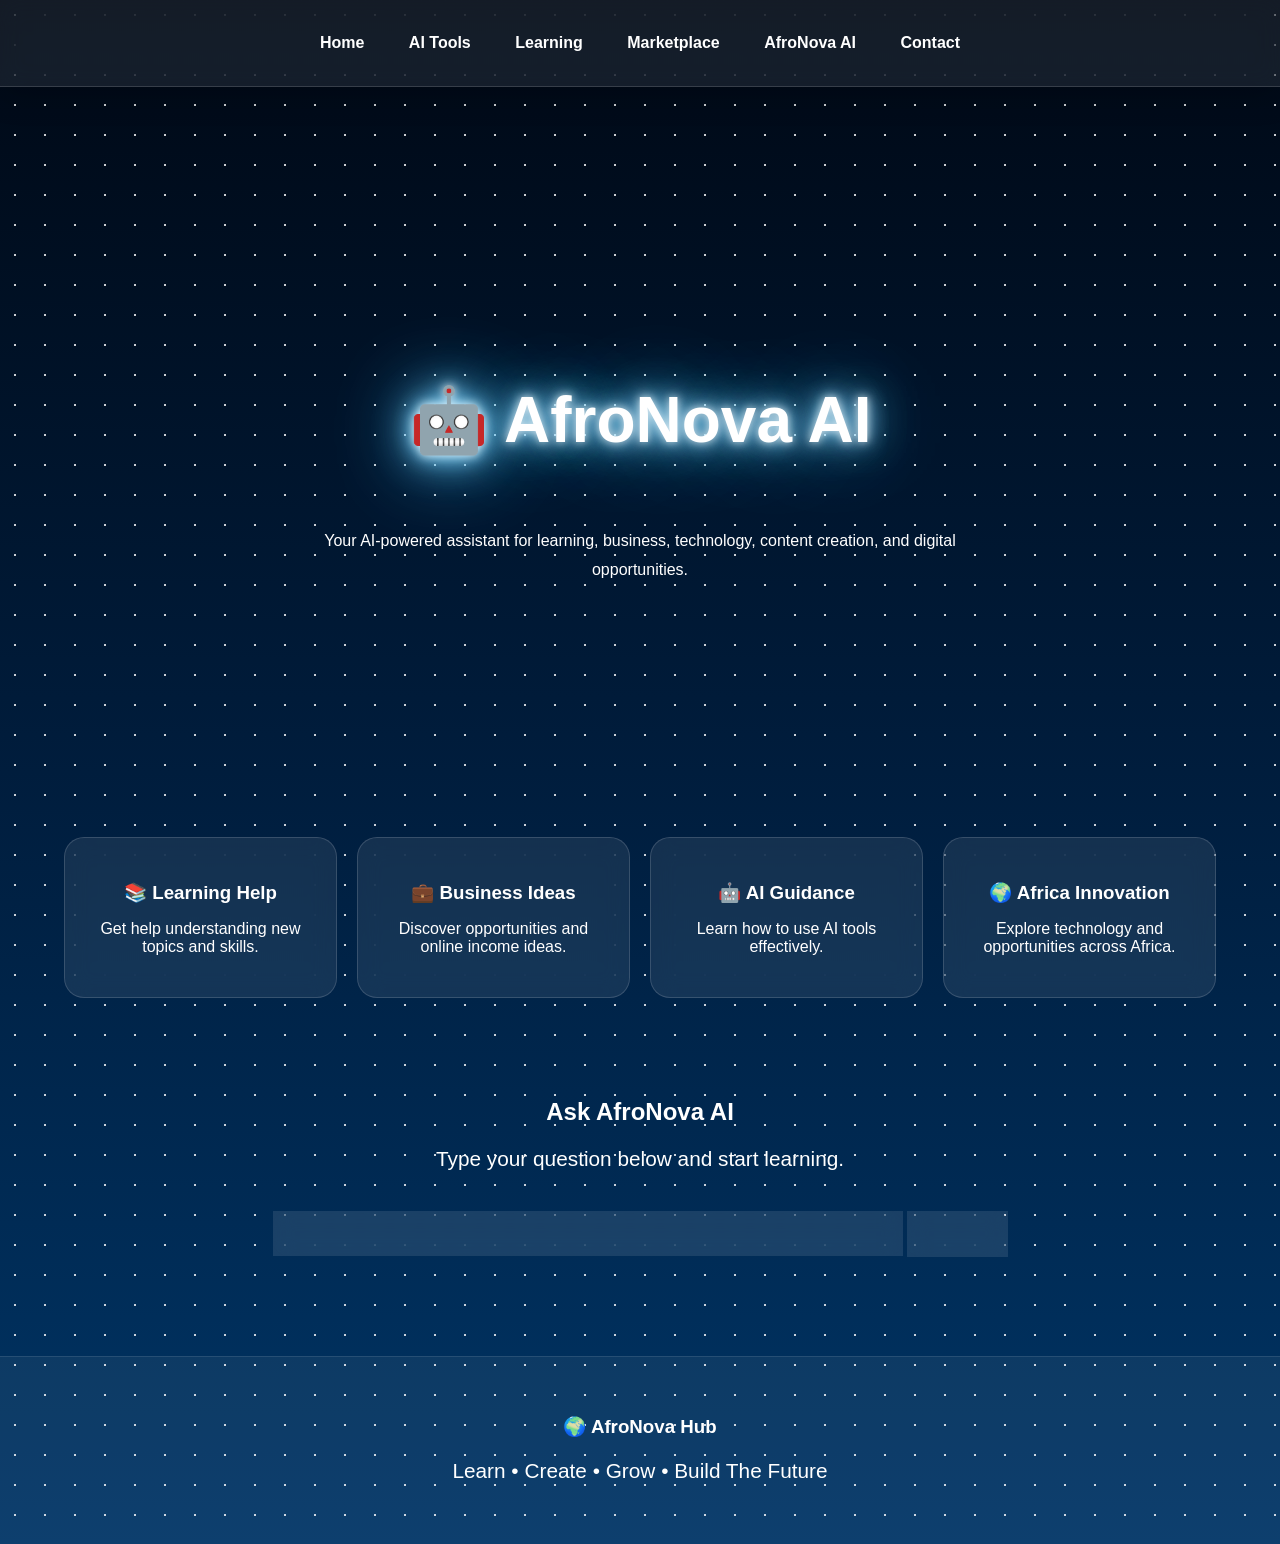
<file: afronova-ai.html>
<!DOCTYPE html>
<html>
<head>
    <title>AfroNova AI - AfroNova Hub</title>
    <link rel="stylesheet" href="style.css">
</head>

<body>

<nav>
    <a href="index.html">Home</a>
    <a href="ai-tools.html">AI Tools</a>
    <a href="learning.html">Learning</a>
    <a href="marketplace.html">Marketplace</a>
    <a href="afronova-ai.html">AfroNova AI</a>
    <a href="contact.html">Contact</a>
</nav> 
    <section class="hero">

    <h1>🤖 AfroNova AI</h1>

    <p>
        Your AI-powered assistant for learning,
        business, technology, content creation,
        and digital opportunities.
    </p>

</section>

<section class="cards">

    <div class="card">
        <h3>📚 Learning Help</h3>
        <p>Get help understanding new topics and skills.</p>
    </div>

    <div class="card">
        <h3>💼 Business Ideas</h3>
        <p>Discover opportunities and online income ideas.</p>
    </div>

    <div class="card">
        <h3>🤖 AI Guidance</h3>
        <p>Learn how to use AI tools effectively.</p>
    </div>

    <div class="card">
        <h3>🌍 Africa Innovation</h3>
        <p>Explore technology and opportunities across Africa.</p>
    </div>

</section>

<section class="ai-section">

    <h2>Ask AfroNova AI</h2>

    <p>
        Type your question below and start learning.
    </p>

    <input
        type="text"
        placeholder="Ask AfroNova AI anything..."
    >

    <button>Ask AI</button>

</section>

<footer>
    <h3>🌍 AfroNova Hub</h3>
    <p>Learn • Create • Grow • Build The Future</p>
</footer>





</body>
</html>
</file>
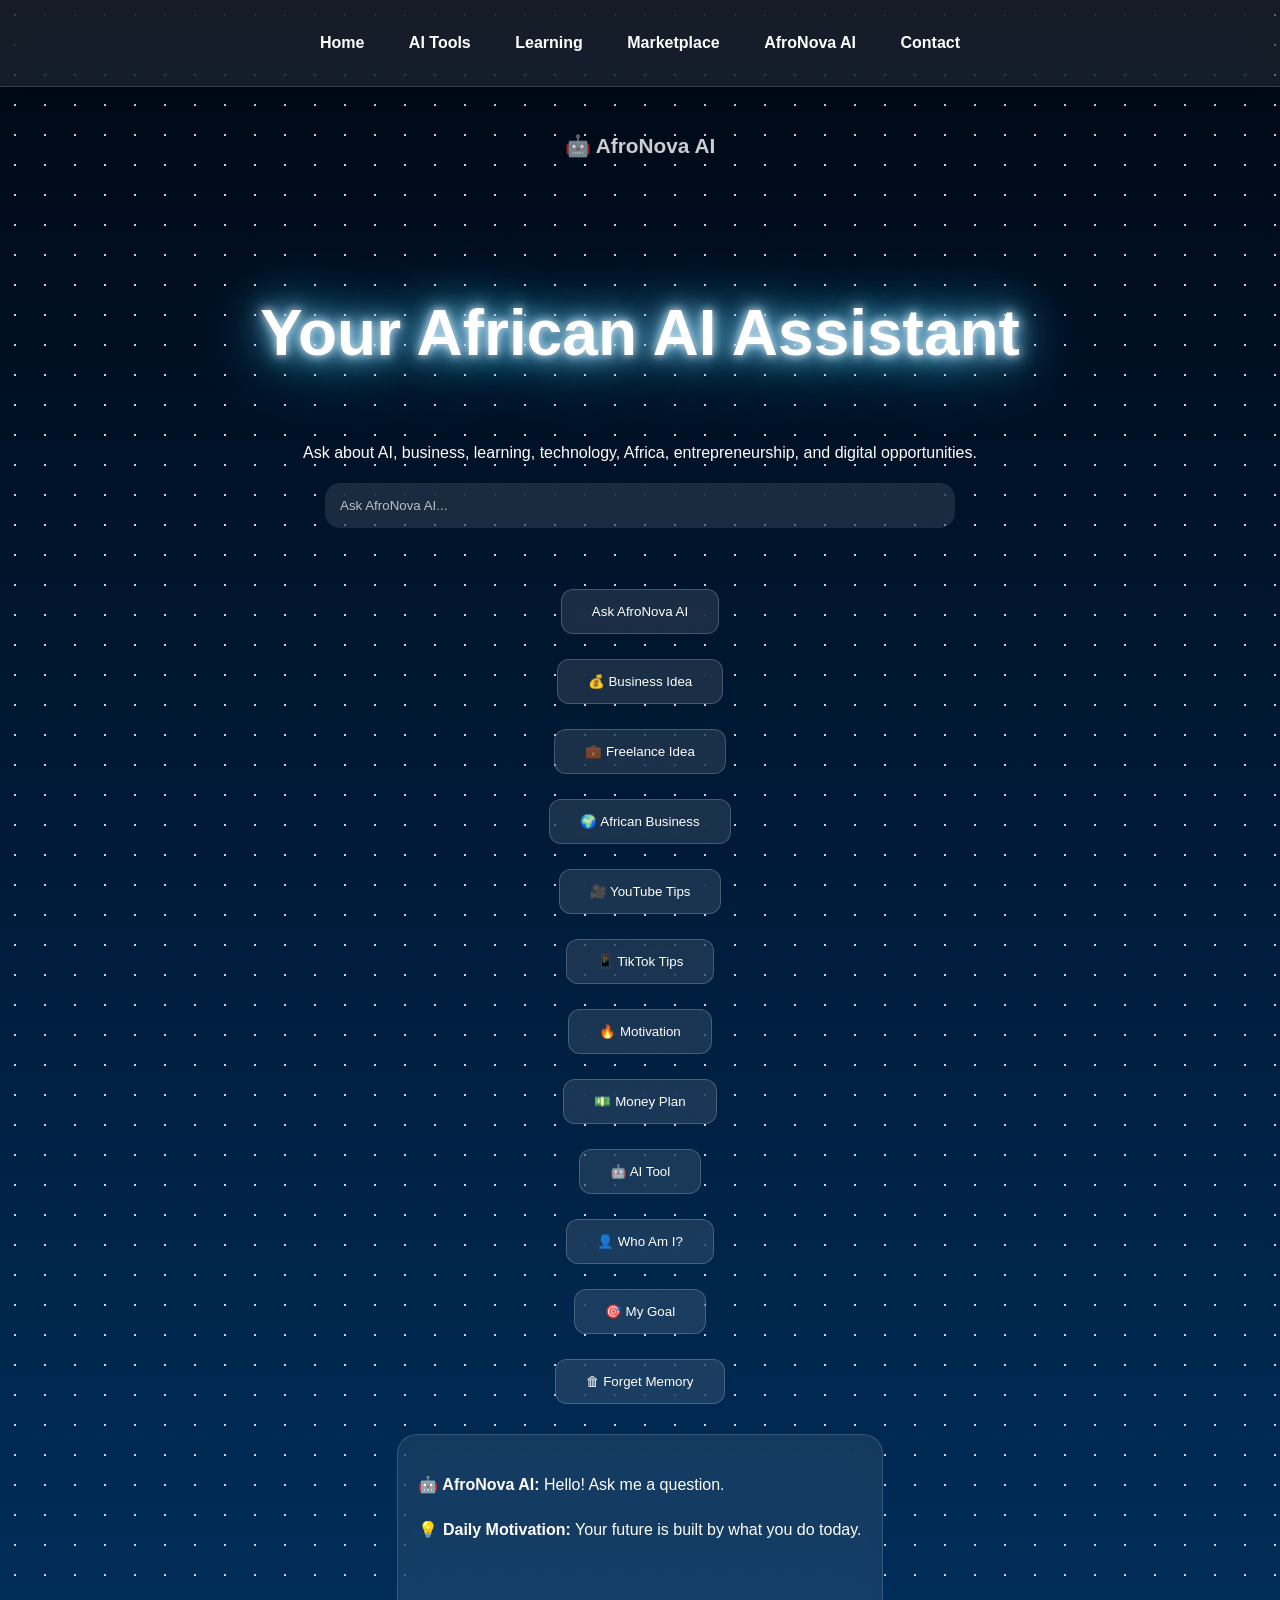
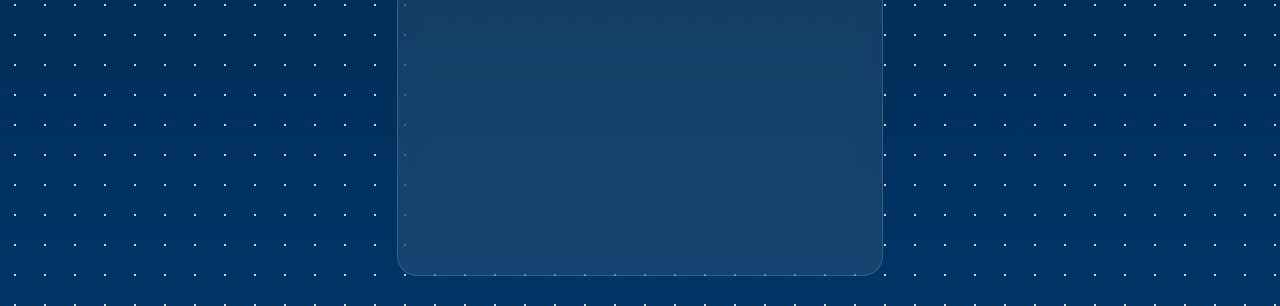
<file: afronova-assistant.html>
<!DOCTYPE html>
<html>

<head>
    <title>AfroNova AI</title>
    <link rel="stylesheet" href="style.css">
</head>

<body>

<nav>
    <a href="index.html">Home</a>
    <a href="ai-tools.html">AI Tools</a>
    <a href="learning.html">Learning</a>
    <a href="marketplace.html">Marketplace</a>
    <a href="afronova-assistant.html">AfroNova AI</a>
    <a href="contact.html">Contact</a>
</nav>

<section class="hero">

    <h2>🤖 AfroNova AI</h2>

    <h1>Your African AI Assistant</h1>

    <p>
        Ask about AI, business, learning,
        technology, Africa, entrepreneurship,
        and digital opportunities.
    </p>

    <input
        type="text"
        id="userQuestion"
        placeholder="Ask AfroNova AI..."
        onkeypress="if(event.key==='Enter') askAI()"
    >

    <br><br>

    <button onclick="askAI()">
        Ask AfroNova AI
    </button>
<button onclick="quickQuestion('business idea')">
💰 Business Idea
</button> 
    <button onclick="quickQuestion('freelance idea')">
💼 Freelance Idea
</button>
    
<button onclick="quickQuestion('african business')">
🌍 African Business
</button>
<button onclick="quickQuestion('youtube')">
🎥 YouTube Tips
</button>

<button onclick="quickQuestion('tiktok')">
📱 TikTok Tips
</button>

<button onclick="quickQuestion('motivation')">
🔥 Motivation
</button> 
    <button onclick="quickQuestion('money plan')">
💵 Money Plan
</button>  
    <button onclick="quickQuestion('ai tool')">
🤖 AI Tool
</button>
    
    <button onclick="quickQuestion('who am i')">
👤 Who Am I?
</button>

<button onclick="quickQuestion('what is my goal')">
🎯 My Goal
</button>

<button onclick="quickQuestion('forget everything')">
🗑 Forget Memory
</button> 
    

<div class="card"
     id="responseBox"
     style="
     margin-top:30px;
     max-width:800px;
     height:400px;
     overflow-y:auto;
     text-align:left;
     padding:20px;">
     
        <p><b>🤖 AfroNova AI:</b> Hello! Ask me a question.</p>

    </div>

</section>

<script>


let userName = localStorage.getItem("userName") || "";
let userGoal = localStorage.getItem("userGoal") || "";

window.onload = function(){

    let responseBox =
    document.getElementById("responseBox");

    if(userName !== ""){

        responseBox.innerHTML +=
        "<p><b>🤖 Welcome back:</b> " +
        userName + "</p>";

    }

    if(userGoal !== ""){

        responseBox.innerHTML +=
        "<p><b>🎯 Goal:</b> " +
        userGoal + "</p>";

    }
let quotes = [

"Success comes from consistency.",
"Small daily progress creates big results.",
"Your future is built by what you do today.",
"Every expert was once a beginner.",
"Keep learning. Keep building. Keep growing."

];

let randomQuote =
quotes[Math.floor(Math.random() * quotes.length)];

responseBox.innerHTML +=
"<p><b>💡 Daily Motivation:</b> " +
randomQuote +
"</p>";
}; 
    

function askAI(){

    let question =
    document.getElementById("userQuestion").value;

    let responseBox =
    document.getElementById("responseBox");

    let answer = "";

    if(question === ""){

        answer =
        "Please enter a question.";

    }

    else if(question.toLowerCase().includes("what is ai")){

        answer =
        "AI stands for Artificial Intelligence. It helps computers learn and solve problems.";

     

    

    

}
    
    
    else if(question.toLowerCase().includes("freelance idea")){

    let freelanceIdeas = [

    "Offer website design services.",
    "Become a social media manager.",
    "Create AI-generated content for businesses.",
    "Offer logo and graphic design services.",
    "Become a virtual assistant.",
    "Provide video editing services.",
    "Offer copywriting and blog writing.",
    "Build websites for local businesses."

    ];

    answer =
    freelanceIdeas[Math.floor(Math.random() * freelanceIdeas.length)];

}

    

    
        else if(question.toLowerCase().includes("african business")){

    let businesses = [

    "Start an online African products store.",
    "Create an AI content agency.",
    "Build a tourism and travel website.",
    "Sell digital products online.",
    "Start a social media marketing service.",
    "Create an African education platform.",
    "Build a local business directory.",
    "Start affiliate marketing around finance or technology."

    ];

    answer =
    businesses[Math.floor(Math.random() * businesses.length)];


            
        
    }         
    else if(question.toLowerCase().includes("website")){

        answer =
        "A successful website should have useful content, attractive design, and clear navigation.";

    } 
        

    else if(question.toLowerCase().includes("affiliate")){

        answer =
        "Affiliate marketing allows you to earn commissions by recommending products and services.";

    }

    else if(question.toLowerCase().includes("freelance")){

        answer =
        "Freelancing lets you earn income by offering skills such as writing, design, coding, or marketing.";

    } 
        
       else if(question.toLowerCase().includes("ai tool")){

    let tools = [

    "ChatGPT for writing and ideas.",
    "Canva AI for graphics.",
    "CapCut AI for videos.",
    "ElevenLabs for voiceovers.",
    "Pika for AI videos."

    ];

    answer =
    tools[Math.floor(Math.random() * tools.length)];

} 

    else if(question.toLowerCase().includes("chatgpt")){

        answer =
        "ChatGPT is an AI assistant that helps with learning, writing, coding, business ideas, and more.";

    }

    else if(question.toLowerCase().includes("afronova")){

        answer =
        "AfroNova Hub helps people learn, create, build businesses, and explore technology opportunities.";
    





}

else if(question.toLowerCase().includes("coding")){

    answer =
    "Coding is the process of creating instructions for computers using programming languages like HTML, CSS, JavaScript, and Python.";



}
    
else if(question.toLowerCase().includes("youtube")){

    answer =
    "YouTube growth comes from consistency, strong thumbnails, clear titles, and audience engagement.";

}

else if(question.toLowerCase().includes("tiktok")){

    answer =
    "TikTok rewards short engaging videos with strong hooks in the first few seconds.";

}

else if(question.toLowerCase().includes("money plan")){

    answer =
    "1. Pick one niche. 2. Create content daily. 3. Promote affiliate products. 4. Build an email list. 5. Reinvest profits.";

}

else if(question.toLowerCase().includes("money")){

    answer =
    "You can make money online through affiliate marketing, freelancing, content creation, digital products, and AI services.";


}
else if(question.toLowerCase().includes("learn")){


    
    answer =
         "The fastest way to learn is to practice every day and build real projects.";

}
    
    else if(question.toLowerCase().includes("motivation")){

    let quotes = [

    "Success comes from consistency.",
    "Small daily progress creates big results.",
    "Your future is built by what you do today.",
    "Every expert was once a beginner.",
    "Keep learning. Keep building. Keep growing."

    ];

    answer =
    quotes[Math.floor(Math.random() * quotes.length)];

}

else if(question.toLowerCase().includes("business idea")){

    let ideas = [

    "Start an affiliate marketing website.",
    "Create a YouTube channel around AI tools.",
    "Offer freelance services online.",
    "Sell digital products such as ebooks.",
    "Build a niche blog and monetize it."

    ];

    answer =
    ideas[Math.floor(Math.random() * ideas.length)];

}
    
else if(question.toLowerCase().includes("my name is")){

    userName =
question.replace(/my name is/i,"").trim();

localStorage.setItem("userName", userName);

answer =
"Nice to meet you, " + userName + "!";

}
    
else if(question.toLowerCase().includes("my goal is")){

   userGoal =
question.replace(/my goal is/i,"").trim();

localStorage.setItem("userGoal", userGoal);

answer =
"Excellent goal! I will remember that your goal is: " + userGoal; 
    

}

else if(question.toLowerCase().includes("what is my goal")){

    if(userGoal === ""){

        answer =
        "You have not told me your goal yet. Try saying: My goal is ...";

    }

    else{

        answer =
        "Your goal is: " + userGoal;

    }

}


else if(question.toLowerCase().includes("who am i")){

    if(userName === ""){

        answer =
        "I do not know your name yet. Tell me by saying: My name is ...";

    }

    else{

        answer =
        "Your name is " + userName + ".";

    }

            }
else if(question.toLowerCase().includes("forget everything")){

    localStorage.clear();

    userName = "";
    userGoal = "";

    answer =
    "I have forgotten your saved name and goal.";

}

    else{

        answer =
        "AfroNova AI is still learning. Try asking about AI, business, Africa, websites, affiliate marketing, freelancing, or ChatGPT.";

    }

    responseBox.innerHTML +=
    '<div class="chat-user"><b>👤 You:</b> ' +
    question +
    '</div><br>';

    responseBox.innerHTML +=
    '<div class="chat-ai"><b>🤖 AfroNova AI:</b> ' +
    answer +
    '</div><hr>';

    responseBox.scrollTop =
    responseBox.scrollHeight;
document.getElementById("userQuestion").value = "";

}

function quickQuestion(text){

    document.getElementById("userQuestion").value =
    text;

    askAI();

}
    

</script>



</body>
</html>
</file>
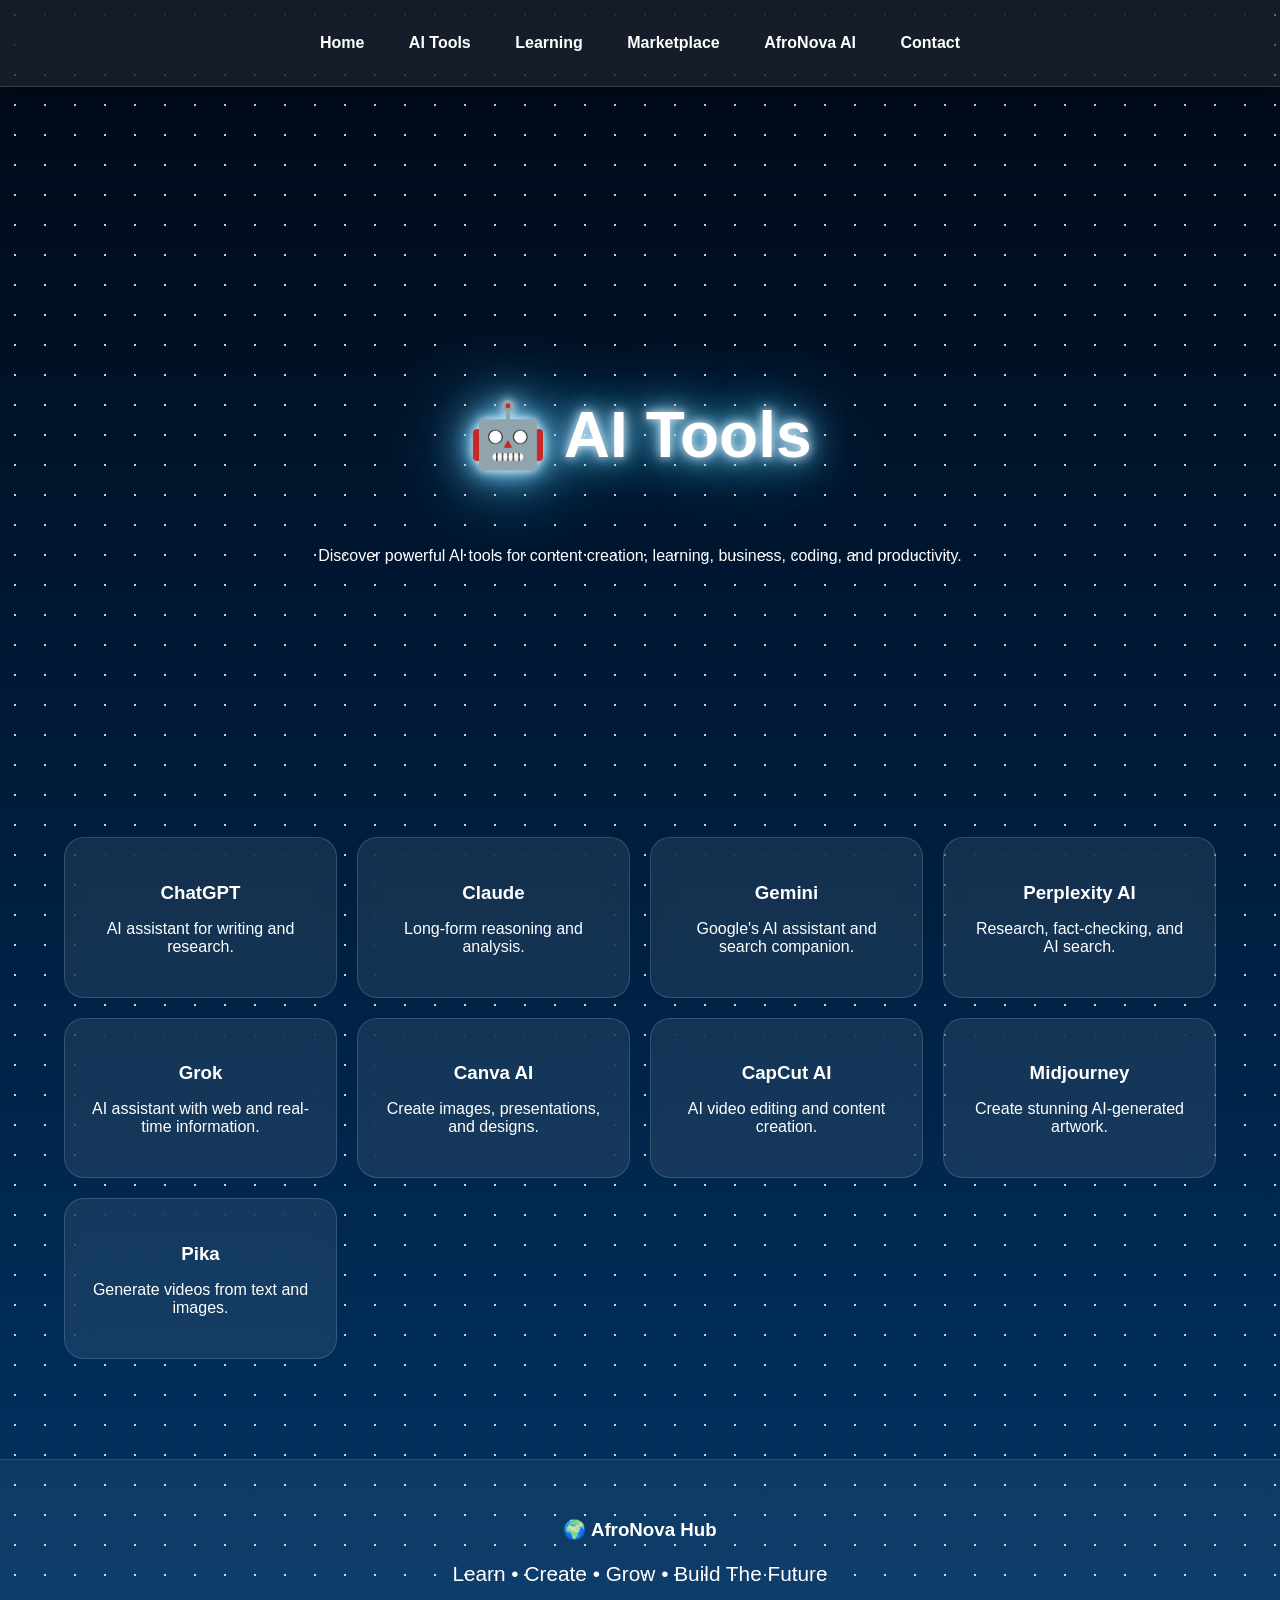
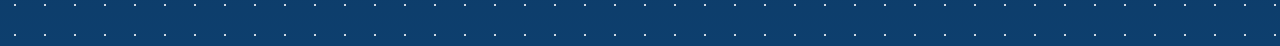
<file: ai-tools.html>
<!DOCTYPE html>
<html>
<head>
    <title>AI Tools - AfroNova Hub</title>
    <link rel="stylesheet" href="style.css">
</head>

<body>

<nav>
    <a href="index.html">Home</a>
    <a href="ai-tools.html">AI Tools</a>
    <a href="learning.html">Learning</a>
    <a href="marketplace.html">Marketplace</a>
    <a href="afronova-ai.html">AfroNova AI</a>
    <a href="contact.html">Contact</a>
</nav>

<section class="hero">

    <h1>🤖 AI Tools</h1>

    <p>
        Discover powerful AI tools for content creation,
        learning, business, coding, and productivity.
    </p>

</section>
<div class="cards">

    <div class="card">
        <h3>ChatGPT</h3>
        <p>AI assistant for writing and research.</p>
    </div>

    <div class="card">
        <h3>Claude</h3>
        <p>Long-form reasoning and analysis.</p>
    </div>

    <div class="card">
        <h3>Gemini</h3>
        <p>Google's AI assistant and search companion.</p>
    </div>

    <div class="card">
        <h3>Perplexity AI</h3>
        <p>Research, fact-checking, and AI search.</p>
    </div>

    <div class="card">
        <h3>Grok</h3>
        <p>AI assistant with web and real-time information.</p>
    </div>

    <div class="card">
        <h3>Canva AI</h3>
        <p>Create images, presentations, and designs.</p>
    </div>

    <div class="card">
        <h3>CapCut AI</h3>
        <p>AI video editing and content creation.</p>
    </div>

    <div class="card">
        <h3>Midjourney</h3>
        <p>Create stunning AI-generated artwork.</p>
    </div>

    <div class="card">
        <h3>Pika</h3>
        <p>Generate videos from text and images.</p>
    </div>

</div>


<footer>
    <h3>🌍 AfroNova Hub</h3>
    <p>Learn • Create • Grow • Build The Future</p>
</footer>
</body>
</html>
</file>
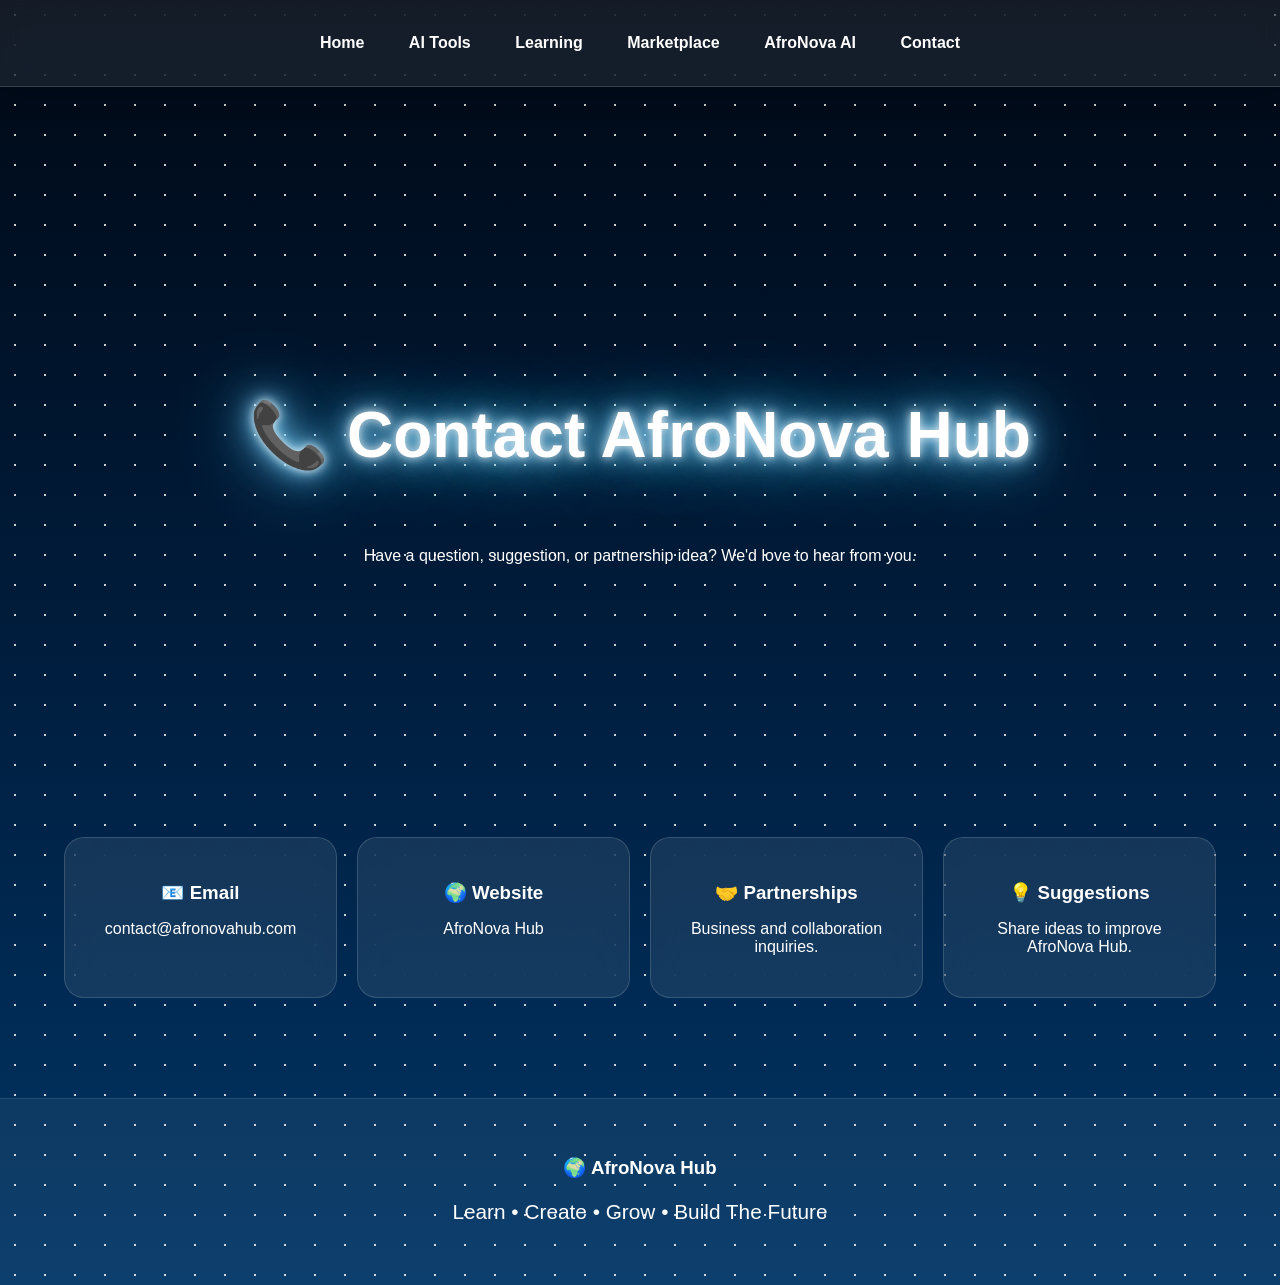
<file: contact.html>
<!DOCTYPE html>
<html>
<head>
    <title>Contact - AfroNova Hub</title>
    <link rel="stylesheet" href="style.css">
</head>

<body>

<nav>
    <a href="index.html">Home</a>
    <a href="ai-tools.html">AI Tools</a>
    <a href="learning.html">Learning</a>
    <a href="marketplace.html">Marketplace</a>
    <a href="afronova-ai.html">AfroNova AI</a>
    <a href="contact.html">Contact</a>
</nav>  
    <section class="hero">

    <h1>📞 Contact AfroNova Hub</h1>

    <p>
        Have a question, suggestion, or partnership idea?
        We'd love to hear from you.
    </p>

</section>

<div class="cards">

    <div class="card">
        <h3>📧 Email</h3>
        <p>contact@afronovahub.com</p>
    </div>

    <div class="card">
        <h3>🌍 Website</h3>
        <p>AfroNova Hub</p>
    </div>

    <div class="card">
        <h3>🤝 Partnerships</h3>
        <p>Business and collaboration inquiries.</p>
    </div>

    <div class="card">
        <h3>💡 Suggestions</h3>
        <p>Share ideas to improve AfroNova Hub.</p>
    </div>

</div>

<footer>
    <h3>🌍 AfroNova Hub</h3>
    <p>Learn • Create • Grow • Build The Future</p>
</footer>

</body>
</html>
</file>
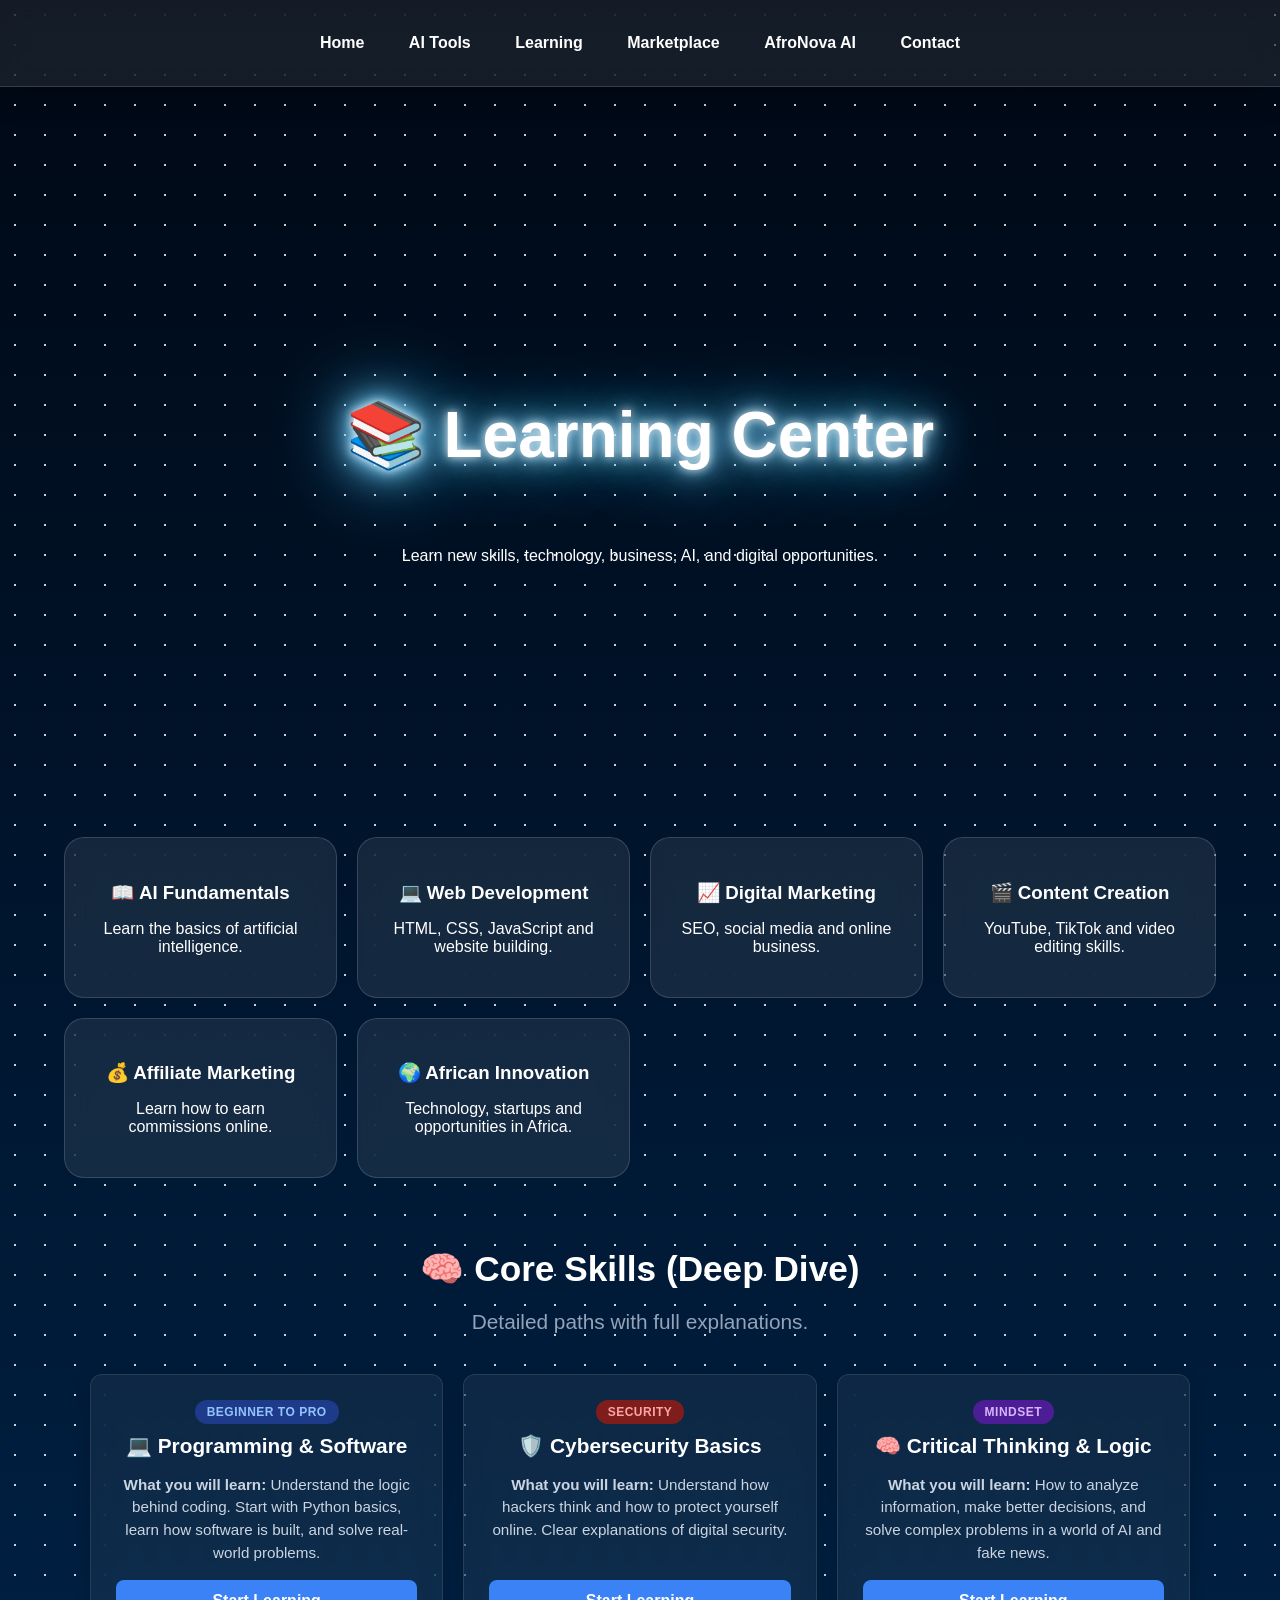
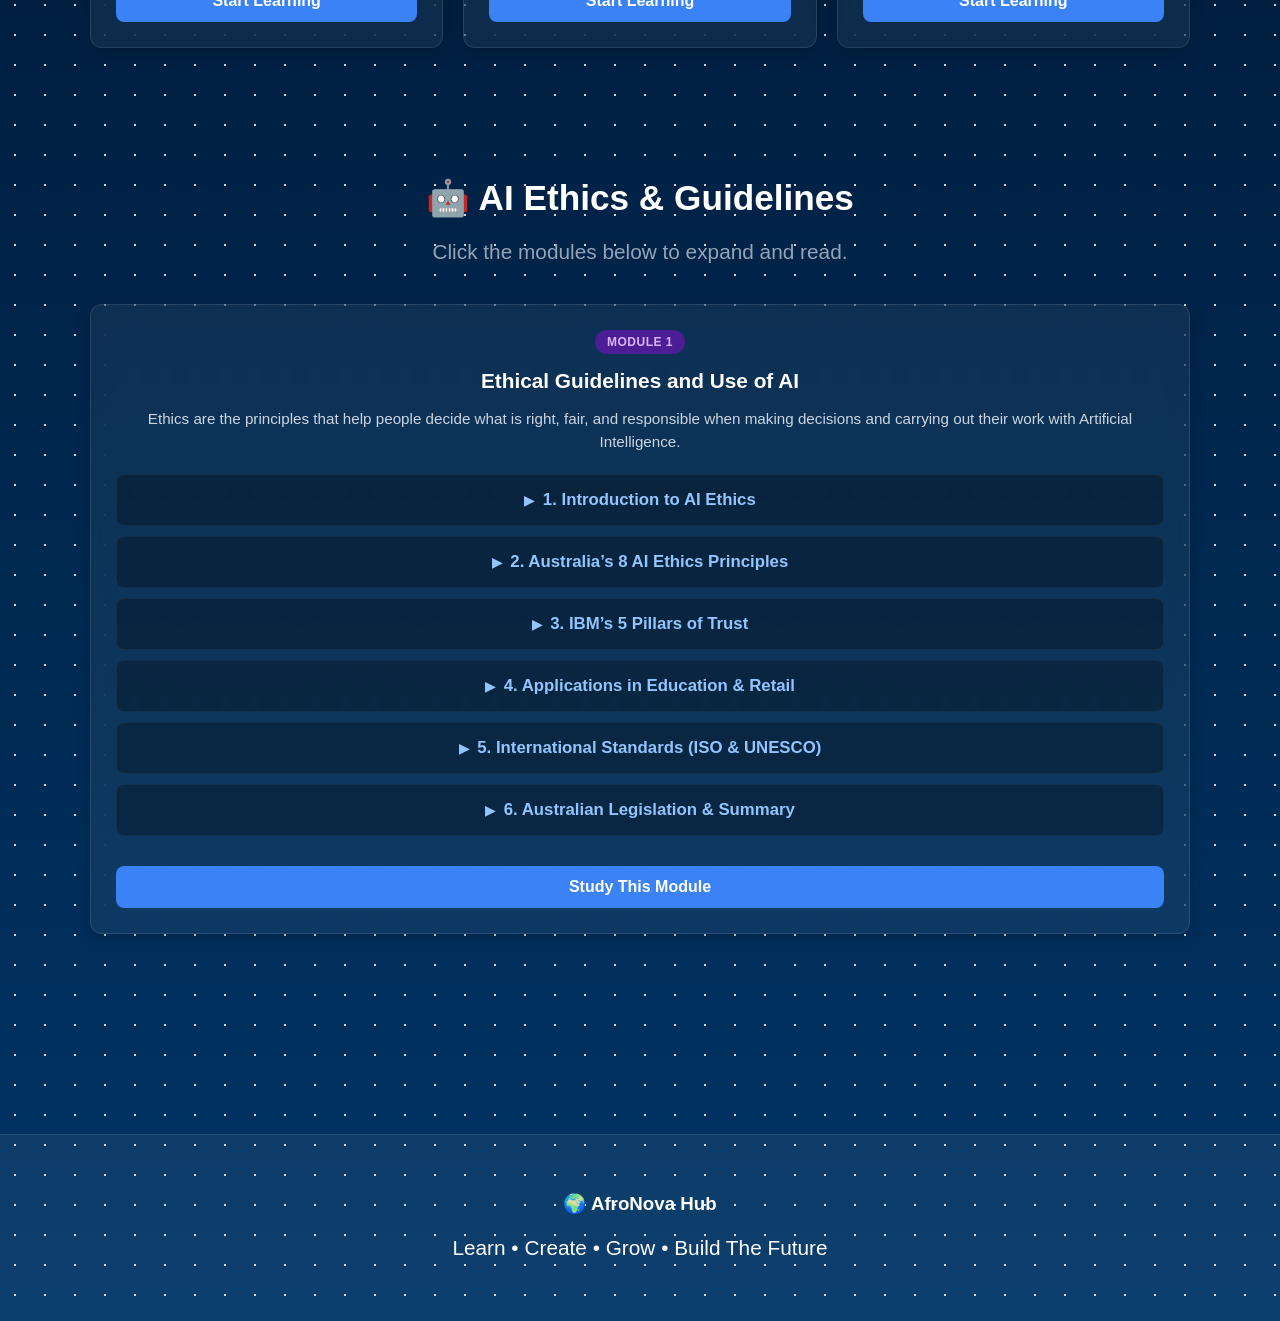
<file: learning.html>
<!DOCTYPE html>
<html>
<head>
    <title>Learning Center - AfroNova Hub</title>
    <link rel="stylesheet" href="style.css">
    <style>
        /* Custom styles to match your dark theme */
        .course-card, .credential-card {
            background: rgba(255, 255, 255, 0.05);
            border: 1px solid rgba(255, 255, 255, 0.1);
            border-radius: 12px;
            padding: 25px;
            color: #e2e8f0;
            display: flex;
            flex-direction: column;
            justify-content: space-between;
            box-shadow: 0 4px 15px rgba(0,0,0,0.2);
            backdrop-filter: blur(10px);
            width: 100%; /* Keeps it inside the screen */
            box-sizing: border-box;
        }
        .course-card h3, .credential-card h3 {
            color: #ffffff;
            margin-top: 10px;
            margin-bottom: 15px;
            font-size: 1.3rem;
        }
        .course-card p, .credential-card p {
            color: #cbd5e1;
            font-size: 0.95rem;
            line-height: 1.5;
            margin-bottom: 15px;
        }
        .badge {
            display: inline-block;
            padding: 5px 12px;
            border-radius: 20px;
            font-size: 0.75rem;
            font-weight: bold;
            text-transform: uppercase;
            letter-spacing: 0.5px;
        }
        .badge-blue { background: #1e3a8a; color: #93c5fd; }
        .badge-red { background: #7f1d1d; color: #fca5a5; }
        .badge-purple { background: #4c1d95; color: #d8b4fe; }
        .badge-green { background: #064e3b; color: #6ee7b7; }
        .badge-orange { background: #7c2d12; color: #fdba74; }
        
        .btn-access {
            display: inline-block; 
            margin-top: auto; 
            background: #3b82f6; 
            color: #ffffff; 
            padding: 12px 20px; 
            border-radius: 8px; 
            text-align: center; 
            text-decoration: none; 
            font-weight: bold;
            transition: background 0.3s ease;
        }
        .btn-access:hover {
            background: #2563eb;
        }

        .grid-container {
            display: grid;
            grid-template-columns: repeat(auto-fit, minmax(280px, 1fr));
            gap: 20px;
            max-width: 1100px;
            margin: 40px auto;
            padding: 0 20px;
        }
        
        /* Accordion Styles for Ethics */
        details {
            margin-bottom: 10px; 
            background: rgba(0,0,0,0.3); 
            padding: 15px; 
            border-radius: 8px; 
            cursor: pointer;
            border: 1px solid rgba(255,255,255,0.05);
        }
        summary {
            color: #93c5fd; 
            font-weight: bold; 
            font-size: 1.05rem;
            list-style: none; /* hides the default arrow */
        }
        summary::-webkit-details-marker {
            display: none;
        }
        summary::before {
            content: "▶ ";
            font-size: 0.8rem;
            margin-right: 5px;
        }
        details[open] summary::before {
            content: "▼ ";
        }
    </style>
</head>

<body> 
    
<nav>
    <a href="index.html">Home</a>
    <a href="ai-tools.html">AI Tools</a>
    <a href="learning.html">Learning</a>
    <a href="marketplace.html">Marketplace</a>
    <a href="afronova-ai.html">AfroNova AI</a>
    <a href="contact.html">Contact</a>
</nav>

<section class="hero">
    <h1>📚 Learning Center</h1>
    <p>Learn new skills, technology, business, AI, and digital opportunities.</p>
</section>

<!-- ===== ORIGINAL CARDS ===== -->
<div class="cards">
    <div class="card">
        <h3>📖 AI Fundamentals</h3>
        <p>Learn the basics of artificial intelligence.</p>
    </div>
    <div class="card">
        <h3>💻 Web Development</h3>
        <p>HTML, CSS, JavaScript and website building.</p>
    </div>
    <div class="card">
        <h3>📈 Digital Marketing</h3>
        <p>SEO, social media and online business.</p>
    </div>
    <div class="card">
        <h3>🎬 Content Creation</h3>
        <p>YouTube, TikTok and video editing skills.</p>
    </div>
    <div class="card">
        <h3>💰 Affiliate Marketing</h3>
        <p>Learn how to earn commissions online.</p>
    </div>
    <div class="card">
        <h3>🌍 African Innovation</h3>
        <p>Technology, startups and opportunities in Africa.</p>
    </div>
</div>

<!-- ===== PART 1: CORE SKILLS ===== -->
<section style="padding: 40px 0;">
    <h2 style="text-align: center; color: white; font-size: 2.2rem; margin-bottom: 10px;">🧠 Core Skills (Deep Dive)</h2>
    <p style="text-align: center; color: #94a3b8; margin-bottom: 30px;">Detailed paths with full explanations.</p>

    <div class="grid-container">
        
        <div class="course-card">
            <div>
                <span class="badge badge-blue">Beginner to Pro</span>
                <h3>💻 Programming & Software</h3>
                <p><strong>What you will learn:</strong> Understand the logic behind coding. Start with Python basics, learn how software is built, and solve real-world problems.</p>
            </div>
            <a href="contact.html" class="btn-access">Start Learning</a>
        </div>

        <div class="course-card">
            <div>
                <span class="badge badge-red">Security</span>
                <h3>🛡️ Cybersecurity Basics</h3>
                <p><strong>What you will learn:</strong> Understand how hackers think and how to protect yourself online. Clear explanations of digital security.</p>
            </div>
            <a href="contact.html" class="btn-access">Start Learning</a>
        </div>

        <div class="course-card">
            <div>
                <span class="badge badge-purple">Mindset</span>
                <h3>🧠 Critical Thinking & Logic</h3>
                <p><strong>What you will learn:</strong> How to analyze information, make better decisions, and solve complex problems in a world of AI and fake news.</p>
            </div>
            <a href="contact.html" class="btn-access">Start Learning</a>
        </div>
    </div>
</section>

<!-- ===== PART 2: ETHICAL GUIDELINES (NEW SUBJECT) ===== -->
<section style="padding: 20px 0 60px 0;">
    <h2 style="text-align: center; color: white; font-size: 2.2rem; margin-bottom: 10px;">🤖 AI Ethics & Guidelines</h2>
    <p style="text-align: center; color: #94a3b8; margin-bottom: 30px;">Click the modules below to expand and read.</p>

    <div class="grid-container" style="grid-template-columns: 1fr;">
        
        <div class="course-card">
            <div>
                <span class="badge badge-purple">Module 1</span>
                <h3 style="margin-top: 15px;">Ethical Guidelines and Use of AI</h3>
                <p>Ethics are the principles that help people decide what is right, fair, and responsible when making decisions and carrying out their work with Artificial Intelligence.</p>
                
                <!-- Accordion Dropdowns -->
                <div style="margin-top: 20px;">
                    
                    <details>
                        <summary>1. Introduction to AI Ethics</summary>
                        <p style="margin-top: 10px; font-size: 0.9rem; color: #cbd5e1;">
                            AI must be fair, safe, transparent, and respectful of human rights. Systems should promote human wellbeing and allow human staff to verify incidents (e.g., before blocking a user's account for suspicious logins). AI should not replace human judgement in important decisions.
                        </p>
                    </details>

                    <details>
                        <summary>2. Australia’s 8 AI Ethics Principles</summary>
                        <ul style="margin-top: 10px; font-size: 0.9rem; color: #cbd5e1; padding-left: 20px; line-height: 1.6;">
                            <li><strong>Human wellbeing:</strong> Benefit individuals, society, and environment.</li>
                            <li><strong>Human-centred values:</strong> Respect human rights and diversity.</li>
                            <li><strong>Fairness:</strong> Inclusive and no unfair discrimination.</li>
                            <li><strong>Privacy & Security:</strong> Protect data.</li>
                            <li><strong>Reliability & Safety:</strong> Operate as intended.</li>
                            <li><strong>Transparency:</strong> People know when AI is used.</li>
                            <li><strong>Contestability:</strong> People can challenge AI decisions.</li>
                            <li><strong>Accountability:</strong> Humans remain responsible.</li>
                        </ul>
                    </details>

                    <details>
                        <summary>3. IBM’s 5 Pillars of Trust</summary>
                        <p style="margin-top: 10px; font-size: 0.9rem; color: #cbd5e1;">
                            1. <strong>Fairness</strong> (avoid bias) <br>
                            2. <strong>Explainability</strong> (understand decisions) <br>
                            3. <strong>Robustness</strong> (reliable performance) <br>
                            4. <strong>Transparency</strong> (open about use) <br>
                            5. <strong>Data Privacy</strong> (protect personal info).
                        </p>
                    </details>

                    <details>
                        <summary>4. Applications in Education & Retail</summary>
                        <p style="margin-top: 10px; font-size: 0.9rem; color: #cbd5e1;">
                            <strong>Education:</strong> AI should support learning, not do the work for students. Teachers must remain responsible for outcomes and privacy.<br><br>
                            <strong>Retail (e.g., TrendMart):</strong> Using AI for customer service requires auditing for bias, protecting data, and keeping human oversight.
                        </p>
                    </details>

                    <details>
                        <summary>5. International Standards (ISO & UNESCO)</summary>
                        <p style="margin-top: 10px; font-size: 0.9rem; color: #cbd5e1;">
                            <strong>ISO/IEC 42001:</strong> An international standard helping organizations manage AI responsibly (risk management, governance, and continuous improvement).<br><br>
                            <strong>UNESCO & OECD:</strong> Global frameworks promoting human rights, sustainability, and transparency in AI.
                        </p>
                    </details>

                    <details>
                        <summary>6. Australian Legislation & Summary</summary>
                        <p style="margin-top: 10px; font-size: 0.9rem; color: #cbd5e1;">
                            Existing laws apply to AI, including the <strong>Privacy Act 1988</strong>, <strong>Copyright Act 1968</strong>, and <strong>Anti-Discrimination Laws</strong>. Currently, most AI guidelines in Australia are voluntary frameworks, meaning organizations must self-regulate and maintain human oversight.
                        </p>
                    </details>

                </div>
            </div>
            
            <a href="contact.html" class="btn-access" style="margin-top: 20px;">Study This Module</a>
        </div>

    </div>
</section>

<footer>
    <h3>🌍 AfroNova Hub</h3>
    <p>Learn • Create • Grow • Build The Future</p>
</footer>
</body>
</html>
</file>
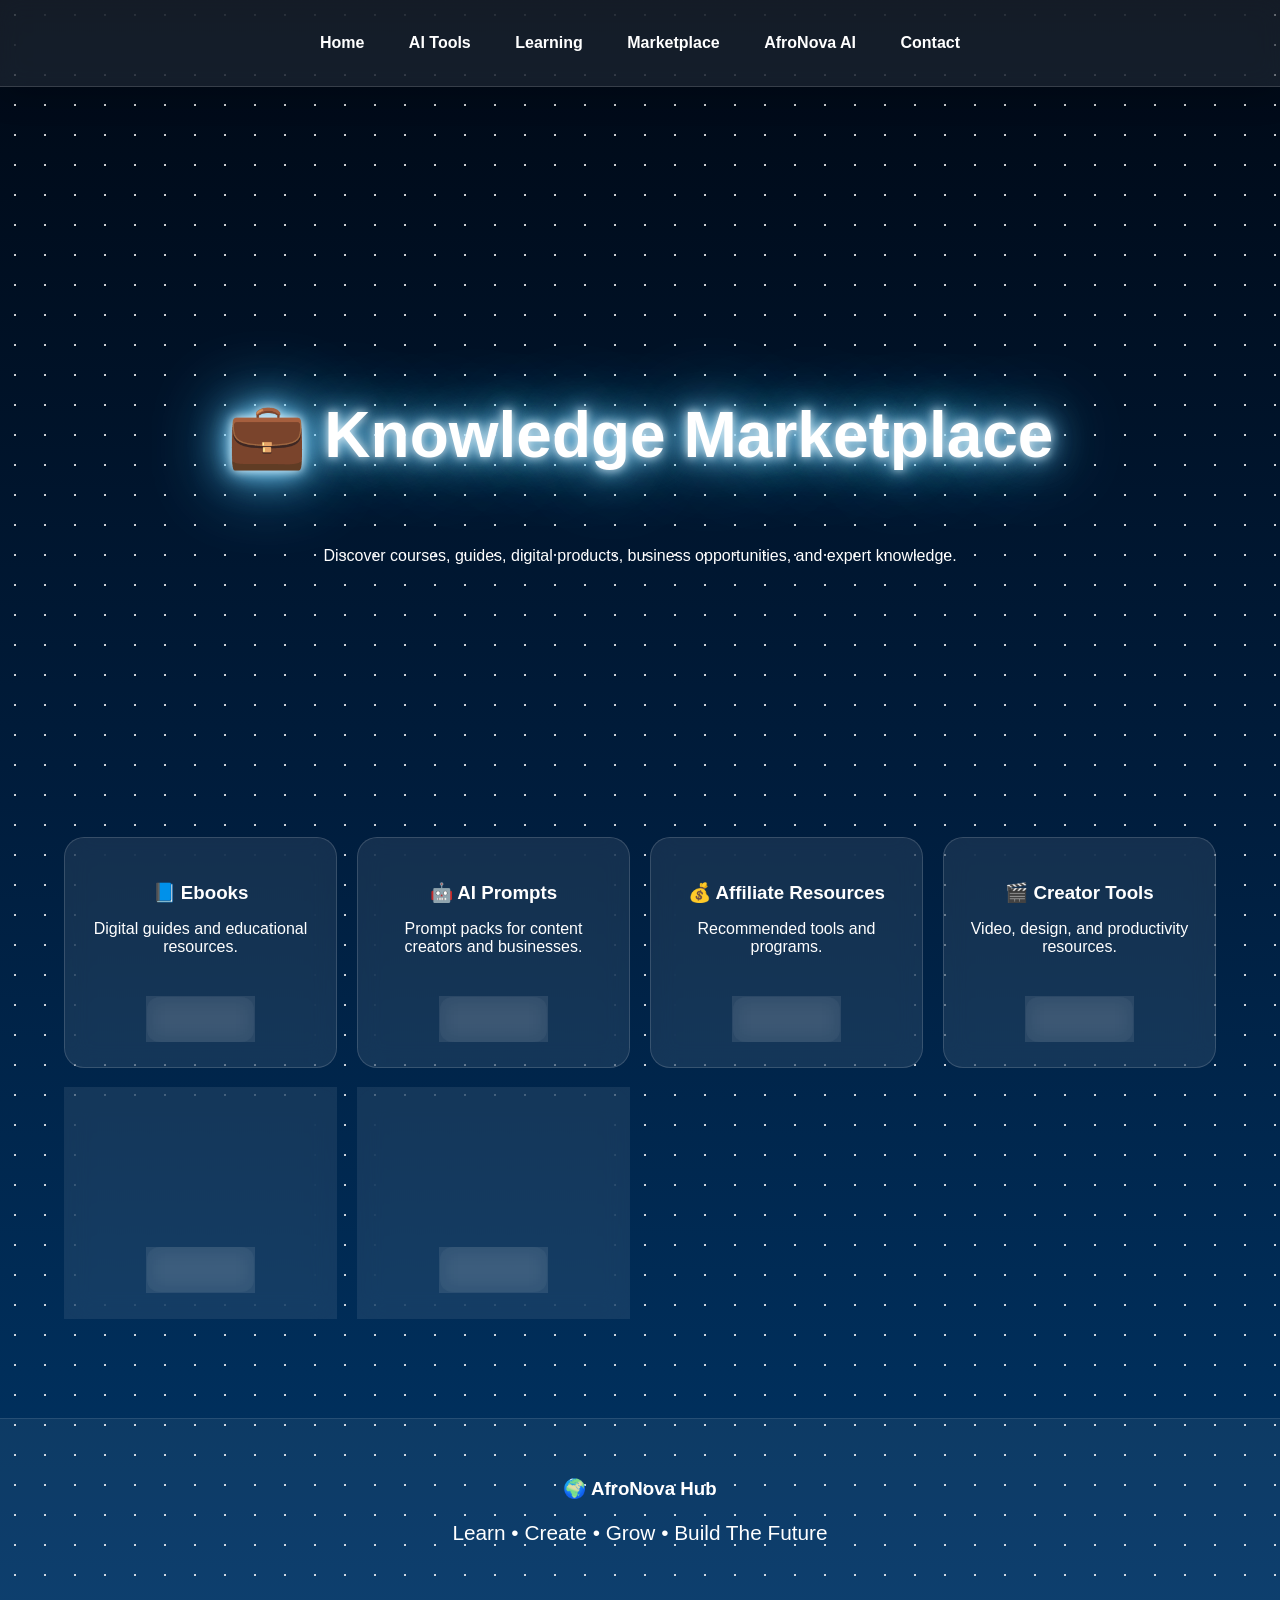
<file: marketplace.html>
<!DOCTYPE html>
<html>
<head>
    <title>Marketplace - AfroNova Hub</title>
    <link rel="stylesheet" href="style.css">
</head>

<body> 
    <nav>
    <a href="index.html">Home</a>
    <a href="ai-tools.html">AI Tools</a>
    <a href="learning.html">Learning</a>
    <a href="marketplace.html">Marketplace</a>
    <a href="afronova-ai.html">AfroNova AI</a>
    <a href="contact.html">Contact</a>
</nav>



<section class="hero">

    <h1>💼 Knowledge Marketplace</h1>

    <p>
        Discover courses, guides, digital products,
        business opportunities, and expert knowledge.
    </p>

</section>
<div class="cards">

    <div class="card">
        <h3>📘 Ebooks</h3>
        <p>Digital guides and educational resources.</p> 
        <a href="#">
    <button>Explore</button>
</a>
    </div>

    <div class="card">
        <h3>🤖 AI Prompts</h3>
        
        <p>Prompt packs for content creators and businesses.</p> 
        <a href="#">
    <button>Explore</button>
</a>
    </div>

    <div class="card">
        <h3>💰 Affiliate Resources</h3>
        <p>Recommended tools and programs.</p> 
        <a href="#">
    <button>Explore</button>
</a>
    </div>

    <div class="card">
        <h3>🎬 Creator Tools</h3>
        <p>Video, design, and productivity resources.</p> 
        <a href="#">
    <button>Explore</button>
</a>
    </div>

    <div class="card">
        <h3>📈 Business Templates</h3>
        <p>Marketing and business growth assets.</p> 
        <a href="#">
    <button>Explore</button>
</a>
    </div>

    <div class="card">
        <h3>🌍 African Opportunities</h3>
        <p>Projects, startups, and innovation resources.</p> 
        <a href="#">
    <button>Explore</button>
</a>
    </div>

</div>

<footer>
    <h3>🌍 AfroNova Hub</h3>
    <p>Learn • Create • Grow • Build The Future</p>
</footer>
</body>
</html>
</file>
<file: style.css>
body{
 margin:0;
    padding:0;
    font-family:Arial,sans-serif;

    background:
    radial-gradient(circle, rgba(255,255,255,.8) 1px, transparent 1px),
    linear-gradient(to bottom,#000814,#001d3d,#003566);

    background-size:30px 30px, auto;

    color:white;
    text-align:center;
}


h1{
    margin-top:120px;
    font-size:3rem;
}

p{
    font-size:1.3rem;
}  
button{
    margin-top:25px;
    padding:14px 30px;

    border:1px solid rgba(255,255,255,0.2);
    border-radius:12px;

    background:rgba(255,255,255,0.1);
    color:white;

    backdrop-filter:blur(10px);

    cursor:pointer;
    transition:0.3s;
}

button:hover{
    transform:translateY(-3px);

    background:rgba(255,255,255,0.2);

    box-shadow:
    0 0 10px #7dd3fc,
    0 0 20px #38bdf8;
}
nav{
    position:sticky;
    top:0;
    padding:18px;
    text-align:center;

    background:rgba(255,255,255,0.08);
    backdrop-filter:blur(12px);
    -webkit-backdrop-filter:blur(12px);

    border-bottom:1px solid rgba(255,255,255,0.15);

    box-shadow:0 8px 32px rgba(0,0,0,0.2);
}

nav a{
    color:white;
    text-decoration:none;
    margin:0 15px;
    font-weight:600;
    transition:0.3s;

    padding:8px 12px;
    border-radius:10px;
}


nav a:hover{
    color:#7dd3fc;

    text-decoration:none;

    text-shadow:
        0 0 10px #7dd3fc,
        0 0 20px #38bdf8,
        0 0 40px #38bdf8;

    transition:0.3s;
}


.cards{
    display:grid;
    grid-template-columns:repeat(auto-fit,minmax(220px,1fr));
    gap:20px;

    width:90%;
    max-width:1200px;

    margin-top:60px;
}

.card{
    padding:25px;

    background:rgba(255,255,255,0.08);

    border:1px solid rgba(255,255,255,0.15);

    border-radius:20px;

    backdrop-filter:blur(12px);
    -webkit-backdrop-filter:blur(12px);

    transition:0.3s;
} 

.card:hover{
    transform:translateY(-8px);

    background:rgba(255,255,255,0.12);

    box-shadow:0 0 25px rgba(125,211,252,0.25);
}


.card h3{
    margin-bottom:15px;
}

.card p{
    font-size:1rem;
} 
.search-section{
    margin-top:80px;
    text-align:center;
}

.search-section input{
    width:80%;
    max-width:600px;

    padding:15px;

    border:none;
    border-radius:15px;

    background:rgba(255,255,255,0.1);
    color:white;

    backdrop-filter:blur(10px);

    outline:none;
}

.resources{
    width:90%;
    max-width:1200px;

    margin:80px auto;
}

.resources h2{
    margin-bottom:30px;
}

.resource-card{
    margin-bottom:20px;

    padding:20px;

    background:rgba(255,255,255,0.08);

    border:1px solid rgba(255,255,255,0.15);

    border-radius:20px;

    backdrop-filter:blur(12px);
} 
.hero{
    min-height:70vh;

    display:flex;
    flex-direction:column;
    justify-content:center;
    align-items:center;

    padding:30px;
}

.hero h2{
    font-size:1.3rem;
    opacity:.8;
}
.hero h1{
    font-size:4rem;
    max-width:900px;

    text-shadow:
        0 0 10px rgba(255,255,255,.8),
        0 0 20px #7dd3fc,
        0 0 40px #7dd3fc,
        0 0 80px #38bdf8;
}

.hero h1{
    animation: glow 3s ease-in-out infinite;
}

@keyframes glow{

    0%{
        text-shadow:
        0 0 10px #7dd3fc;
    }

    50%{
        text-shadow:
        0 0 25px #38bdf8,
        0 0 50px #38bdf8;
    }

    100%{
        text-shadow:
        0 0 10px #7dd3fc;
    }

}
.hero p{
    max-width:700px;
    line-height:1.8;
}

.hero-buttons{
    margin-top:30px;

    display:flex;
    gap:15px;
    flex-wrap:wrap;
    justify-content:center;
} 
.stats{
    width:90%;
    max-width:1200px;

    margin:80px auto;

    display:grid;
    grid-template-columns:repeat(auto-fit,minmax(180px,1fr));
    gap:20px;
}

.stat{
    padding:25px;

    background:rgba(255,255,255,.08);

    border-radius:20px;

    border:1px solid rgba(255,255,255,.15);

    backdrop-filter:blur(12px);
}

.stat h2{
    font-size:2.5rem;
    margin:0;
} 
footer{
    margin-top:100px;
    padding:40px 20px;

    background:rgba(255,255,255,.05);

    border-top:1px solid rgba(255,255,255,.1);
} 

 

    text-align:center;
}

/* Announcement bar */

.announcement{
    width:90%;
    max-width:1000px;

    margin:20px auto;

    padding:15px;

    background:rgba(255,255,255,0.08);

    border:1px solid rgba(255,255,255,0.15);

    border-radius:15px;

    backdrop-filter:blur(12px);
}

/* Mobile styles */

@media (max-width:768px){

    .hero h1{
        font-size:2.5rem;
    }

    .hero p{
        font-size:1rem;
    }

    nav a{
        display:inline-block;
        margin:8px;
    }

}
    

    .hero p{
        font-size:1rem;
    }

    nav a{
        display:inline-block;
        margin:8px;
    }

}
.creators{
    width:90%;
    max-width:1200px;

    margin:100px auto;

    text-align:center;
}

.creators h2{
    margin-bottom:20px;
}

.creators p{
    margin-bottom:40px;
} 
.ai-section{
    width:90%;
    max-width:900px;

    margin:100px auto;

    text-align:center;
}

.ai-section input{
    width:80%;
    max-width:600px;

    padding:15px;

    border:none;
    border-radius:15px;

    background:rgba(255,255,255,.1);

    color:white;

    margin-top:20px;
}

.ai-section button{
    margin-top:20px;
} 
#google_translate_element{
    text-align:right;
    padding:10px 20px;
} 
#google_translate_element{
    text-align:right;
    padding:10px 20px;
}




.language-bar{
    display:flex;
    justify-content:center;
    flex-wrap:wrap;
    gap:10px;

    padding:15px;

    background:rgba(255,255,255,0.05);

    border-bottom:1px solid rgba(255,255,255,0.1);
}

.language-bar button{
    padding:8px 14px;

    font-size:0.9rem;

    border-radius:10px;

    background:rgba(255,255,255,0.08);

    border:1px solid rgba(255,255,255,0.15);

    color:white;

    cursor:pointer;
}

.language-bar button:hover{
    transform:translateY(-2px);
} 
.language-bar{
    display:flex;
    justify-content:center;
    flex-wrap:wrap;
    gap:10px;

    padding:12px;

    background:rgba(255,255,255,0.05);

    border-bottom:1px solid rgba(255,255,255,0.1);
}

.language-bar button{
    padding:8px 16px;

    background:rgba(255,255,255,0.08);

    border:1px solid rgba(255,255,255,0.15);

    border-radius:12px;

    color:white;

    cursor:pointer;

    transition:0.3s;
}

.language-bar button:hover{
    transform:translateY(-3px);

    background:rgba(255,255,255,0.15);
}
input{
    width:80%;
    max-width:600px;

    padding:15px;

    border:none;
    border-radius:15px;

    background:rgba(255,255,255,0.1);
    color:white;

    backdrop-filter:blur(10px);

    outline:none;
}

input::placeholder{
    color:rgba(255,255,255,0.7);
}
.cards{
    margin-left:auto;
    margin-right:auto;
} 
.logo{
    width:140px;
    height:auto;
    margin-bottom:20px;
} 

.goog-te-banner-frame{
    display:none !important;
}

body{
    top:0 !important;
}

.goog-logo-link{
    display:none !important;
}

.goog-te-gadget{
    font-size:0 !important;
}

.goog-te-combo{
    padding:8px;
    border-radius:10px;
} 

body{
    animation: starsMove 60s linear infinite;

    background:
    radial-gradient(circle, rgba(255,255,255,.8) 1px, transparent 1px),
    linear-gradient(to bottom,#000814,#001d3d,#003566);

    background-size:30px 30px, auto;
}

@keyframes starsMove{
    from{
        background-position:0 0, 0 0;
    }

    to{
        background-position:1000px 500px, 0 0;
    }
}
.logo{
    width:140px;
    height:auto;
    margin-bottom:20px;

    filter:drop-shadow(0 0 10px #7dd3fc)
           drop-shadow(0 0 25px #38bdf8);

    transition:0.5s;
}

.logo:hover{
    transform:scale(1.05);

    filter:drop-shadow(0 0 20px #7dd3fc)
           drop-shadow(0 0 50px #38bdf8);
}




.chat-user{
    background:#0a84ff;
    color:white;
    padding:12px;
    border-radius:15px;
    margin:10px 0;
    text-align:right;
}

.chat-ai{
    background:rgba(255,255,255,0.08);
    color:white;
    padding:12px;
    border-radius:15px;
    margin:10px 0;
    border:1px solid rgba(255,255,255,0.15);
}

.chat-ai b,
.chat-user b{
    display:block;
    margin-bottom:5px;
}
    
.button-container{
    display:flex;
    flex-wrap:wrap;
    justify-content:center;
    gap:10px;
}

.button-container button{
    margin:5px;
}
.button-container button{
    margin:5px;
}

.dashboard{
    display:flex;
    flex-wrap:wrap;
    justify-content:center;
    gap:20px;
    margin-top:40px;
}
/* MOBILE FIX FOR DASHBOARD */
@media (max-width: 768px){

    .cards{
        grid-template-columns: 1fr;
        width: 95%;
    }

    .card{
        width: 100%;
    }

    h1{
        font-size: 2rem;
    }

    nav a{
        display: inline-block;
        margin: 5px;
    }
}
.card{
    transition: all 0.4s ease;
}

.card:hover{
    transform: translateY(-10px) scale(1.02);

    box-shadow:
    0 0 20px rgba(125,211,252,0.3),
    0 0 40px rgba(56,189,248,0.2);
} 
.prayer-times{
    width:90%;
    max-width:800px;

    margin:80px auto;
}

.prayer-times .card{
    text-align:center;
}

.prayer-times h2{
    margin-bottom:20px;
}

.prayer-times p{
    margin:12px 0;
} 
.featured-country{
    width:90%;
    max-width:800px;
    margin:60px auto;
}

.featured-country h1{
    font-size:4rem;
    margin:10px 0;
}

.featured-country h3{
    font-size:2rem;
} 
.impact-section{
    width:90%;
    max-width:900px;
    margin:80px auto;
} 
.news-feed{
    width:90%;
    max-width:1200px;
    margin:80px auto;
}

.news-feed h2{
    margin-bottom:30px;
}
</file>
